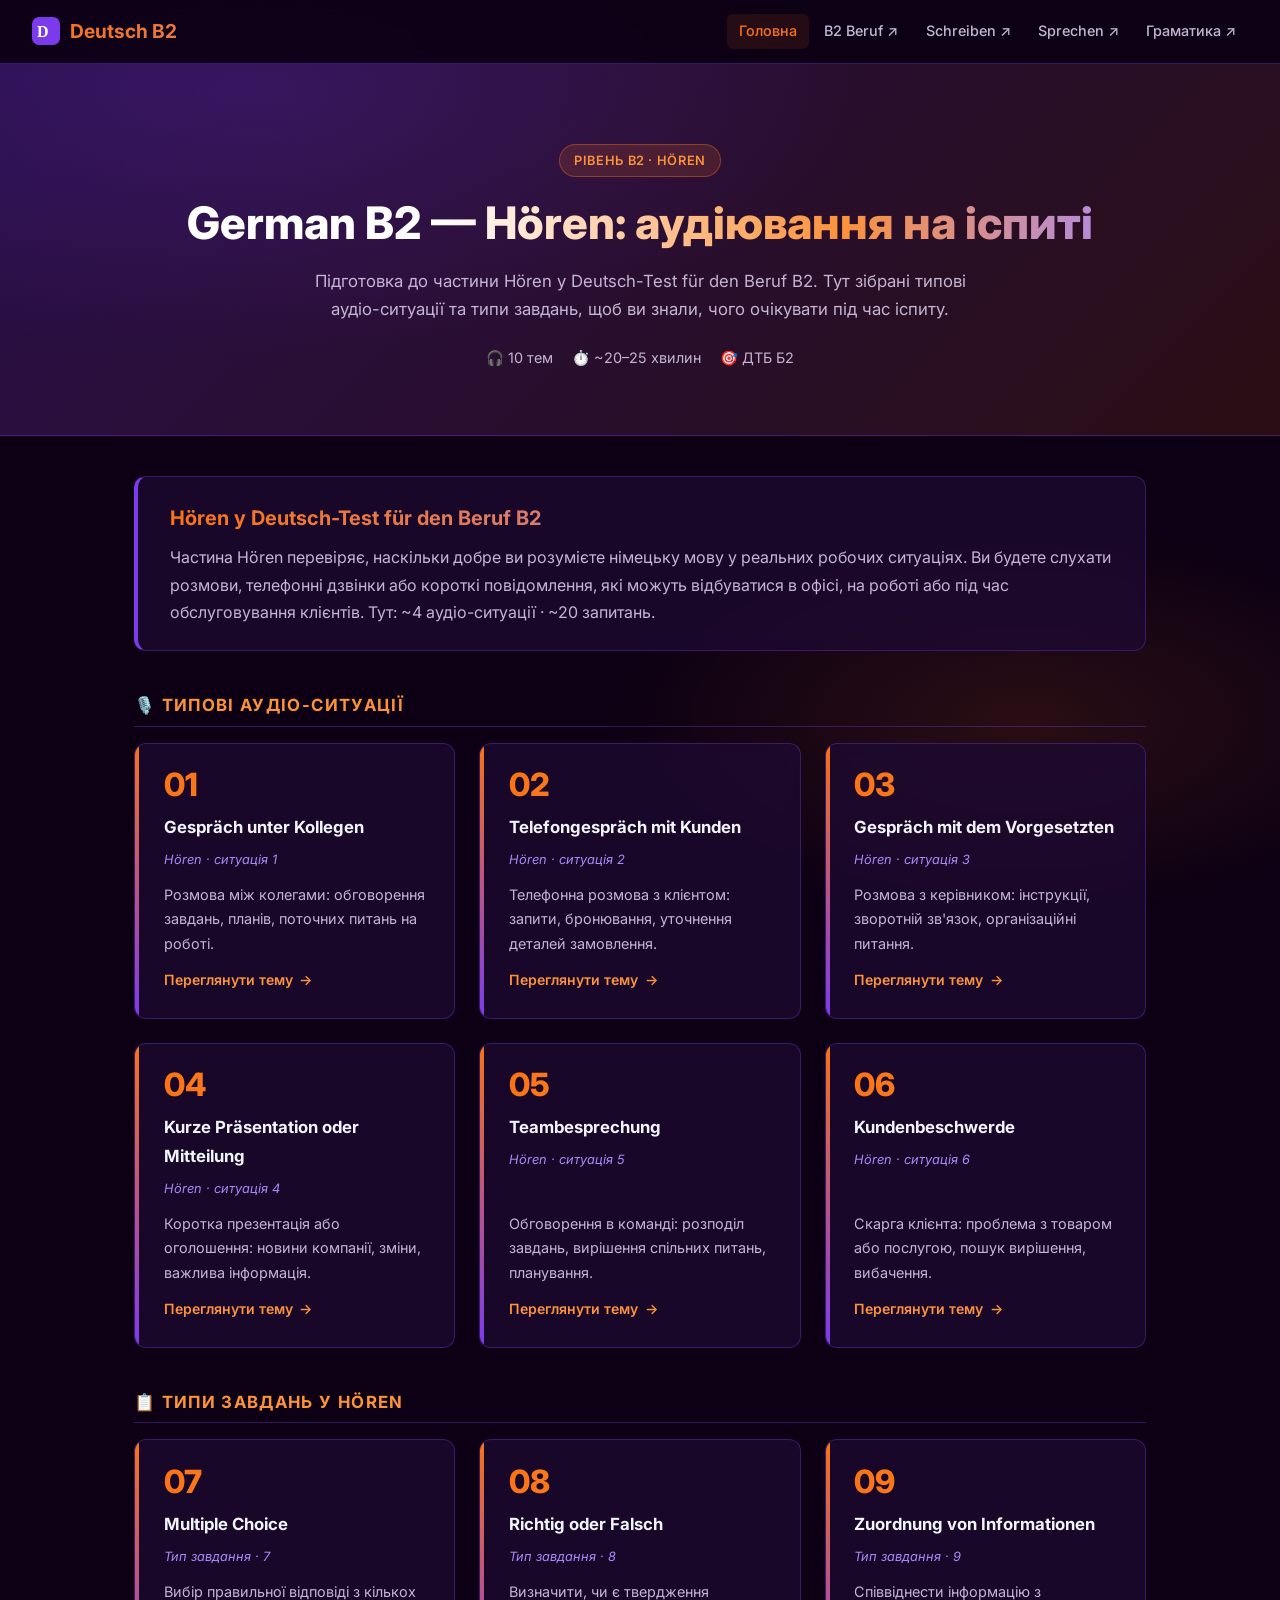
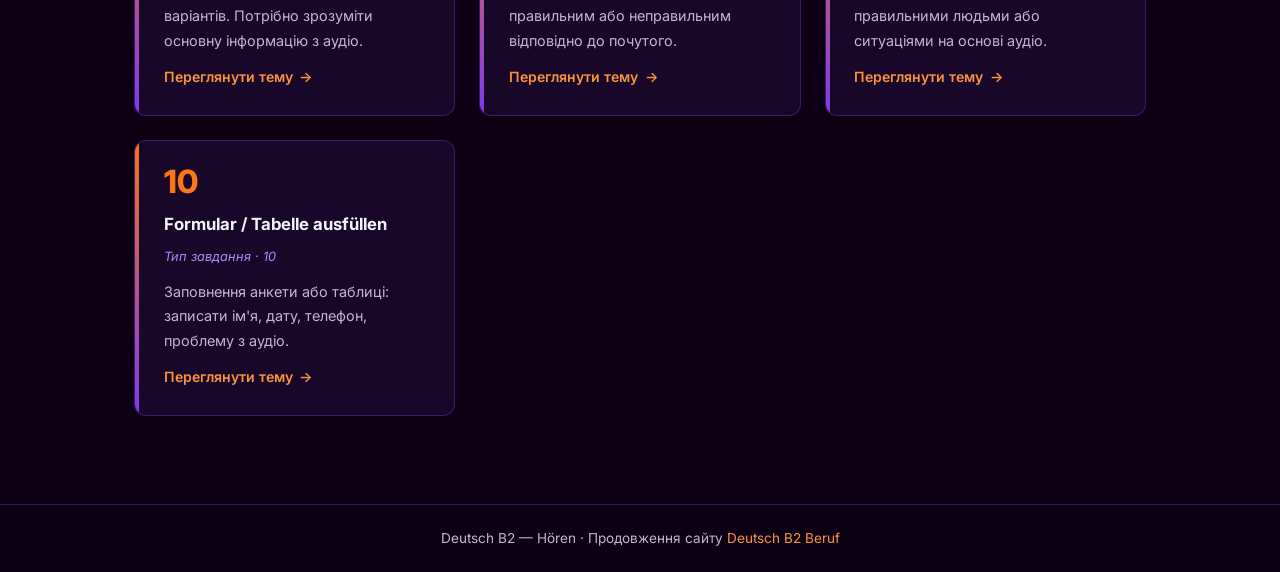
<file: index.html>
<!DOCTYPE html>
<html lang="uk">
<head>
  <meta charset="UTF-8" />
  <meta name="viewport" content="width=device-width, initial-scale=1.0" />
  <title>Deutsch B2 — Hören (ДТБ Б2)</title>
  <link rel="preconnect" href="https://fonts.googleapis.com">
  <link rel="preconnect" href="https://fonts.gstatic.com" crossorigin>
  <link href="https://fonts.googleapis.com/css2?family=Inter:wght@400;500;600;700;800&display=swap" rel="stylesheet">
  <link rel="stylesheet" href="style.css" />
</head>
<body>

  <header class="site-header">
    <a class="logo" href="index.html">
      <svg width="28" height="28" viewBox="0 0 28 28" fill="none"><rect width="28" height="28" rx="7" fill="#7c3aed"/><text x="5" y="20" font-family="serif" font-size="16" font-weight="700" fill="white">D</text></svg>
      Deutsch B2
    </a>
    <nav>
      <a href="index.html" class="active">Головна</a>
      <a href="https://developer3421.github.io/german-b2-step-further-4/" target="_blank" rel="noopener">B2 Beruf ↗</a>
      <a href="https://developer3421.github.io/german-b2-step-further-3/" target="_blank" rel="noopener">Schreiben ↗</a>
      <a href="https://developer3421.github.io/german-b2-step-further-2/" target="_blank" rel="noopener">Sprechen ↗</a>
      <a href="https://developer3421.github.io/german-b2-step-further-1/" target="_blank" rel="noopener">Граматика ↗</a>
    </nav>
  </header>

  <section class="hero">
    <div class="hero-inner">
      <span class="badge">Рівень B2 · Hören</span>
      <h1>German B2 — Hören: аудіювання на іспиті</h1>
      <p>Підготовка до частини Hören у Deutsch-Test für den Beruf B2. Тут зібрані типові аудіо-ситуації та типи завдань, щоб ви знали, чого очікувати під час іспиту.</p>
      <div class="hero-meta">
        <span>🎧 10 тем</span>
        <span>⏱️ ~20–25 хвилин</span>
        <span>🎯 ДТБ Б2</span>
      </div>
    </div>
  </section>

  <main>
    <div class="section-intro">
      <h2>Hören у Deutsch-Test für den Beruf B2</h2>
      <p>
        Частина Hören перевіряє, наскільки добре ви розумієте німецьку мову у реальних робочих ситуаціях.
        Ви будете слухати розмови, телефонні дзвінки або короткі повідомлення, які можуть відбуватися
        в офісі, на роботі або під час обслуговування клієнтів. Тут: ~4 аудіо-ситуації · ~20 запитань.
      </p>
    </div>

    <p class="section-heading">🎙️ Типові аудіо-ситуації</p>

    <div class="topics-grid">

      <div class="topic-card">
        <div class="number">01</div>
        <h3>Gespräch unter Kollegen</h3>
        <p class="topic-subtitle">Hören · ситуація 1</p>
        <p>Розмова між колегами: обговорення завдань, планів, поточних питань на роботі.</p>
        <a href="thema1.html" class="card-link">Переглянути тему</a>
      </div>

      <div class="topic-card">
        <div class="number">02</div>
        <h3>Telefongespräch mit Kunden</h3>
        <p class="topic-subtitle">Hören · ситуація 2</p>
        <p>Телефонна розмова з клієнтом: запити, бронювання, уточнення деталей замовлення.</p>
        <a href="thema2.html" class="card-link">Переглянути тему</a>
      </div>

      <div class="topic-card">
        <div class="number">03</div>
        <h3>Gespräch mit dem Vorgesetzten</h3>
        <p class="topic-subtitle">Hören · ситуація 3</p>
        <p>Розмова з керівником: інструкції, зворотній зв'язок, організаційні питання.</p>
        <a href="thema3.html" class="card-link">Переглянути тему</a>
      </div>

      <div class="topic-card">
        <div class="number">04</div>
        <h3>Kurze Präsentation oder Mitteilung</h3>
        <p class="topic-subtitle">Hören · ситуація 4</p>
        <p>Коротка презентація або оголошення: новини компанії, зміни, важлива інформація.</p>
        <a href="thema4.html" class="card-link">Переглянути тему</a>
      </div>

      <div class="topic-card">
        <div class="number">05</div>
        <h3>Teambesprechung</h3>
        <p class="topic-subtitle">Hören · ситуація 5</p>
        <p>Обговорення в команді: розподіл завдань, вирішення спільних питань, планування.</p>
        <a href="thema5.html" class="card-link">Переглянути тему</a>
      </div>

      <div class="topic-card">
        <div class="number">06</div>
        <h3>Kundenbeschwerde</h3>
        <p class="topic-subtitle">Hören · ситуація 6</p>
        <p>Скарга клієнта: проблема з товаром або послугою, пошук вирішення, вибачення.</p>
        <a href="thema6.html" class="card-link">Переглянути тему</a>
      </div>

    </div>

    <p class="section-heading">📋 Типи завдань у Hören</p>

    <div class="topics-grid">

      <div class="topic-card">
        <div class="number">07</div>
        <h3>Multiple Choice</h3>
        <p class="topic-subtitle">Тип завдання · 7</p>
        <p>Вибір правильної відповіді з кількох варіантів. Потрібно зрозуміти основну інформацію з аудіо.</p>
        <a href="thema7.html" class="card-link">Переглянути тему</a>
      </div>

      <div class="topic-card">
        <div class="number">08</div>
        <h3>Richtig oder Falsch</h3>
        <p class="topic-subtitle">Тип завдання · 8</p>
        <p>Визначити, чи є твердження правильним або неправильним відповідно до почутого.</p>
        <a href="thema8.html" class="card-link">Переглянути тему</a>
      </div>

      <div class="topic-card">
        <div class="number">09</div>
        <h3>Zuordnung von Informationen</h3>
        <p class="topic-subtitle">Тип завдання · 9</p>
        <p>Співвіднести інформацію з правильними людьми або ситуаціями на основі аудіо.</p>
        <a href="thema9.html" class="card-link">Переглянути тему</a>
      </div>

      <div class="topic-card">
        <div class="number">10</div>
        <h3>Formular / Tabelle ausfüllen</h3>
        <p class="topic-subtitle">Тип завдання · 10</p>
        <p>Заповнення анкети або таблиці: записати ім'я, дату, телефон, проблему з аудіо.</p>
        <a href="thema10.html" class="card-link">Переглянути тему</a>
      </div>

    </div>
  </main>

  <footer class="site-footer">
    <p>Deutsch B2 — Hören · Продовження сайту <a href="https://developer3421.github.io/german-b2-step-further-4/" target="_blank" rel="noopener">Deutsch B2 Beruf</a></p>
  </footer>

</body>
</html>
</file>
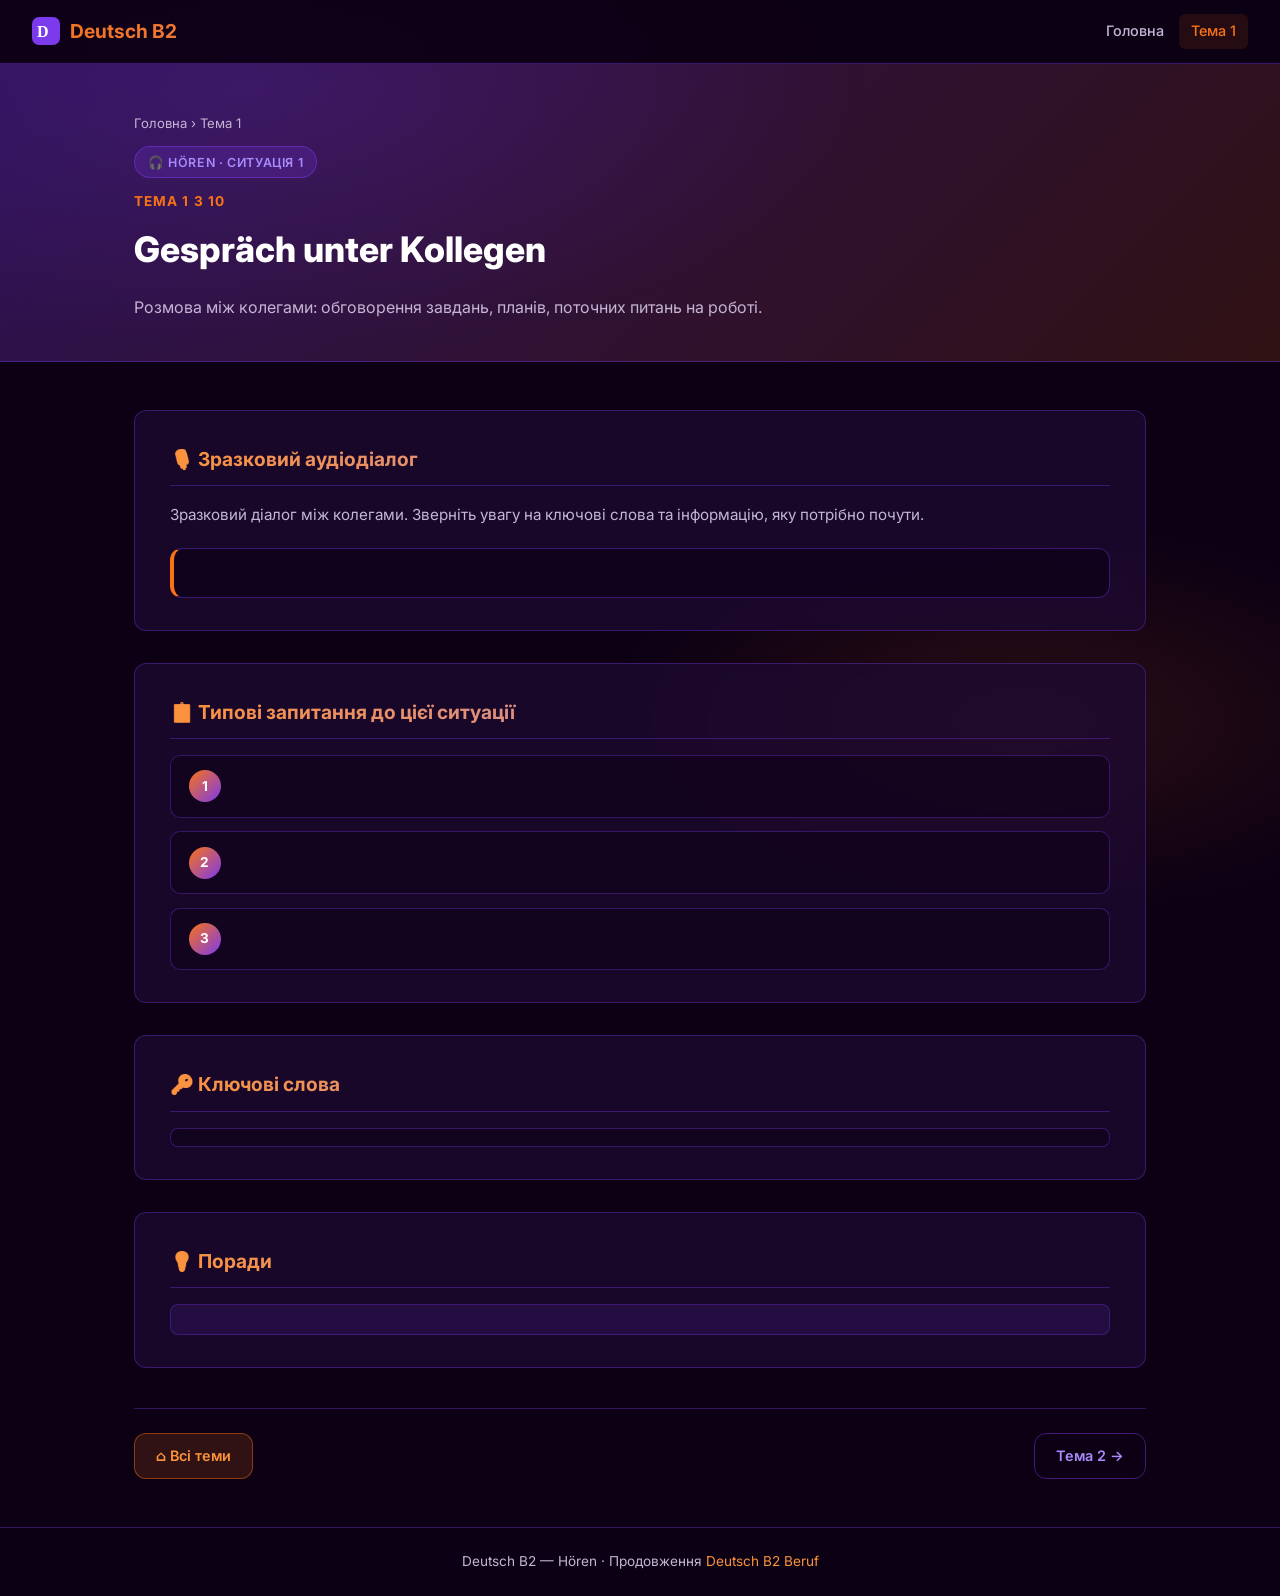
<file: thema1.html>
<!DOCTYPE html>
<html lang="uk">
<head>
  <meta charset="UTF-8" />
  <meta name="viewport" content="width=device-width, initial-scale=1.0" />
  <title>Тема 1 – Gespräch unter Kollegen | Deutsch B2 Hören</title>
  <link rel="preconnect" href="https://fonts.googleapis.com">
  <link rel="preconnect" href="https://fonts.gstatic.com" crossorigin>
  <link href="https://fonts.googleapis.com/css2?family=Inter:wght@400;500;600;700;800&display=swap" rel="stylesheet">
  <link rel="stylesheet" href="style.css" />
</head>
<body>

  <header class="site-header">
    <a class="logo" href="index.html">
      <svg width="28" height="28" viewBox="0 0 28 28" fill="none"><rect width="28" height="28" rx="7" fill="#7c3aed"/><text x="5" y="20" font-family="serif" font-size="16" font-weight="700" fill="white">D</text></svg>
      Deutsch B2
    </a>
    <nav>
      <a href="index.html">Головна</a>
      <a href="thema1.html" class="active">Тема 1</a>
    </nav>
  </header>

  <section class="topic-hero">
    <div class="hero-inner">
      <p class="breadcrumb"><a href="index.html">Головна</a> › Тема 1</p>
      <span class="topic-type-badge">🎧 Hören · ситуація 1</span>
      <p class="topic-number">Тема 1 з 10</p>
      <h1>Gespräch unter Kollegen</h1>
      <p class="topic-desc">Розмова між колегами: обговорення завдань, планів, поточних питань на роботі.</p>
    </div>
  </section>

  <main>
    <div class="topic-content">

      <div class="content-card">
        <h2>🎙️ Зразковий аудіодіалог</h2>
        <p class="card-intro">Зразковий діалог між колегами. Зверніть увагу на ключові слова та інформацію, яку потрібно почути.</p>
        <div class="example-block">
          <p><!-- Контент буде додано --></p>
        </div>
      </div>

      <div class="content-card">
        <h2>📋 Типові запитання до цієї ситуації</h2>
        <div class="structure-steps">
          <div class="structure-step">
            <div class="step-num">1</div>
            <div class="step-body">
              <strong><!-- Запитання 1 --></strong>
              <p><!-- Варіанти відповідей будуть додані --></p>
            </div>
          </div>
          <div class="structure-step">
            <div class="step-num">2</div>
            <div class="step-body">
              <strong><!-- Запитання 2 --></strong>
              <p><!-- Варіанти відповідей будуть додані --></p>
            </div>
          </div>
          <div class="structure-step">
            <div class="step-num">3</div>
            <div class="step-body">
              <strong><!-- Запитання 3 --></strong>
              <p><!-- Варіанти відповідей будуть додані --></p>
            </div>
          </div>
        </div>
      </div>

      <div class="content-card">
        <h2>🔑 Ключові слова</h2>
        <ul class="vocab-list">
          <li><!-- Слова та вирази будуть додані --></li>
        </ul>
      </div>

      <div class="content-card">
        <h2>💡 Поради</h2>
        <div class="tip-box">
          <p><!-- Поради будуть додані --></p>
        </div>
      </div>

    </div>

    <nav class="topic-nav">
      <a href="index.html" class="back-home">⌂ Всі теми</a>
      <a href="thema2.html">Тема 2 →</a>
    </nav>
  </main>

  <footer class="site-footer">
    <p>Deutsch B2 — Hören · Продовження <a href="https://developer3421.github.io/german-b2-step-further-4/" target="_blank" rel="noopener">Deutsch B2 Beruf</a></p>
  </footer>

</body>
</html>
</file>
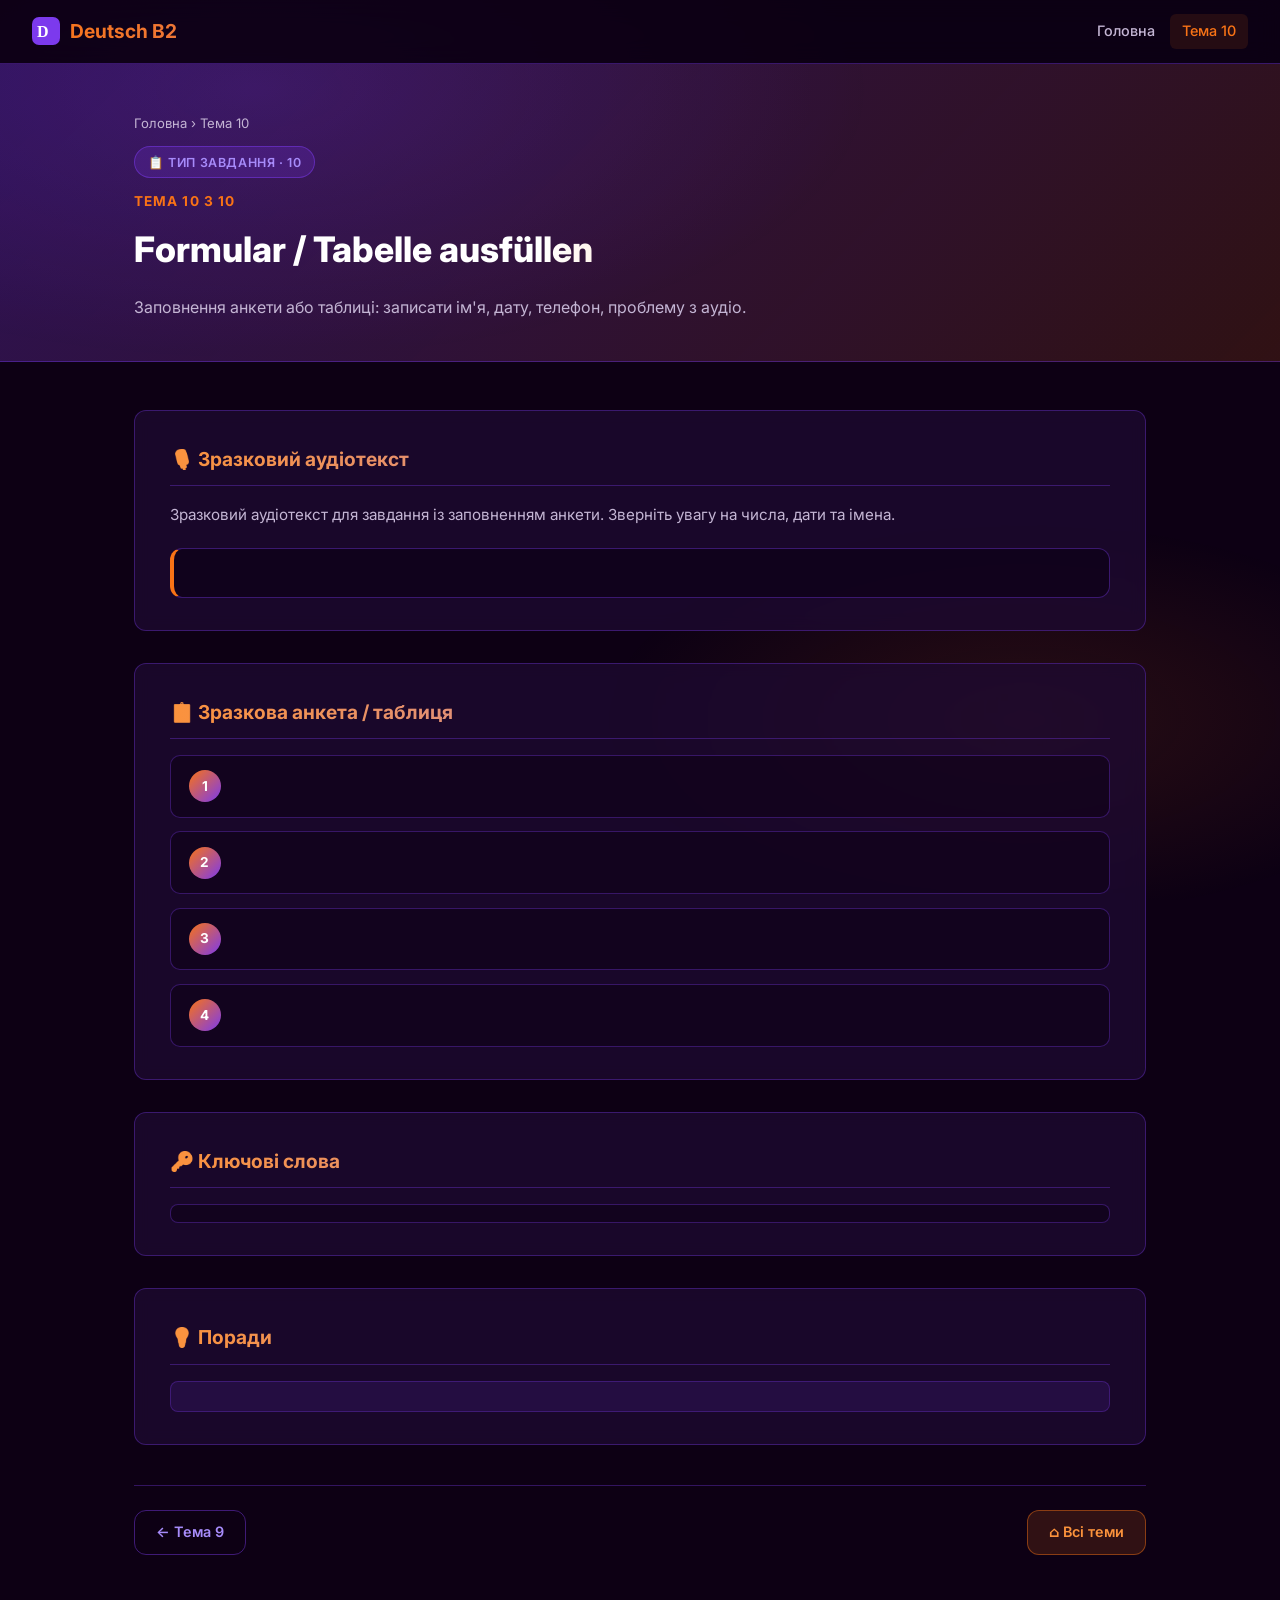
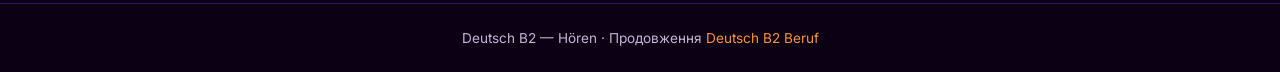
<file: thema10.html>
<!DOCTYPE html>
<html lang="uk">
<head>
  <meta charset="UTF-8" />
  <meta name="viewport" content="width=device-width, initial-scale=1.0" />
  <title>Тема 10 – Formular / Tabelle ausfüllen | Deutsch B2 Hören</title>
  <link rel="preconnect" href="https://fonts.googleapis.com">
  <link rel="preconnect" href="https://fonts.gstatic.com" crossorigin>
  <link href="https://fonts.googleapis.com/css2?family=Inter:wght@400;500;600;700;800&display=swap" rel="stylesheet">
  <link rel="stylesheet" href="style.css" />
</head>
<body>

  <header class="site-header">
    <a class="logo" href="index.html">
      <svg width="28" height="28" viewBox="0 0 28 28" fill="none"><rect width="28" height="28" rx="7" fill="#7c3aed"/><text x="5" y="20" font-family="serif" font-size="16" font-weight="700" fill="white">D</text></svg>
      Deutsch B2
    </a>
    <nav>
      <a href="index.html">Головна</a>
      <a href="thema10.html" class="active">Тема 10</a>
    </nav>
  </header>

  <section class="topic-hero">
    <div class="hero-inner">
      <p class="breadcrumb"><a href="index.html">Головна</a> › Тема 10</p>
      <span class="topic-type-badge">📋 Тип завдання · 10</span>
      <p class="topic-number">Тема 10 з 10</p>
      <h1>Formular / Tabelle ausfüllen</h1>
      <p class="topic-desc">Заповнення анкети або таблиці: записати ім'я, дату, телефон, проблему з аудіо.</p>
    </div>
  </section>

  <main>
    <div class="topic-content">

      <div class="content-card">
        <h2>🎙️ Зразковий аудіотекст</h2>
        <p class="card-intro">Зразковий аудіотекст для завдання із заповненням анкети. Зверніть увагу на числа, дати та імена.</p>
        <div class="example-block">
          <p><!-- Контент буде додано --></p>
        </div>
      </div>

      <div class="content-card">
        <h2>📋 Зразкова анкета / таблиця</h2>
        <div class="structure-steps">
          <div class="structure-step">
            <div class="step-num">1</div>
            <div class="step-body">
              <strong><!-- Поле 1 (напр. Ім'я) --></strong>
              <p><!-- Відповідь буде додана --></p>
            </div>
          </div>
          <div class="structure-step">
            <div class="step-num">2</div>
            <div class="step-body">
              <strong><!-- Поле 2 (напр. Дата) --></strong>
              <p><!-- Відповідь буде додана --></p>
            </div>
          </div>
          <div class="structure-step">
            <div class="step-num">3</div>
            <div class="step-body">
              <strong><!-- Поле 3 (напр. Телефон) --></strong>
              <p><!-- Відповідь буде додана --></p>
            </div>
          </div>
          <div class="structure-step">
            <div class="step-num">4</div>
            <div class="step-body">
              <strong><!-- Поле 4 (напр. Проблема) --></strong>
              <p><!-- Відповідь буде додана --></p>
            </div>
          </div>
        </div>
      </div>

      <div class="content-card">
        <h2>🔑 Ключові слова</h2>
        <ul class="vocab-list">
          <li><!-- Слова та вирази будуть додані --></li>
        </ul>
      </div>

      <div class="content-card">
        <h2>💡 Поради</h2>
        <div class="tip-box">
          <p><!-- Поради будуть додані --></p>
        </div>
      </div>

    </div>

    <nav class="topic-nav">
      <a href="thema9.html">← Тема 9</a>
      <a href="index.html" class="back-home">⌂ Всі теми</a>
    </nav>
  </main>

  <footer class="site-footer">
    <p>Deutsch B2 — Hören · Продовження <a href="https://developer3421.github.io/german-b2-step-further-4/" target="_blank" rel="noopener">Deutsch B2 Beruf</a></p>
  </footer>

</body>
</html>
</file>
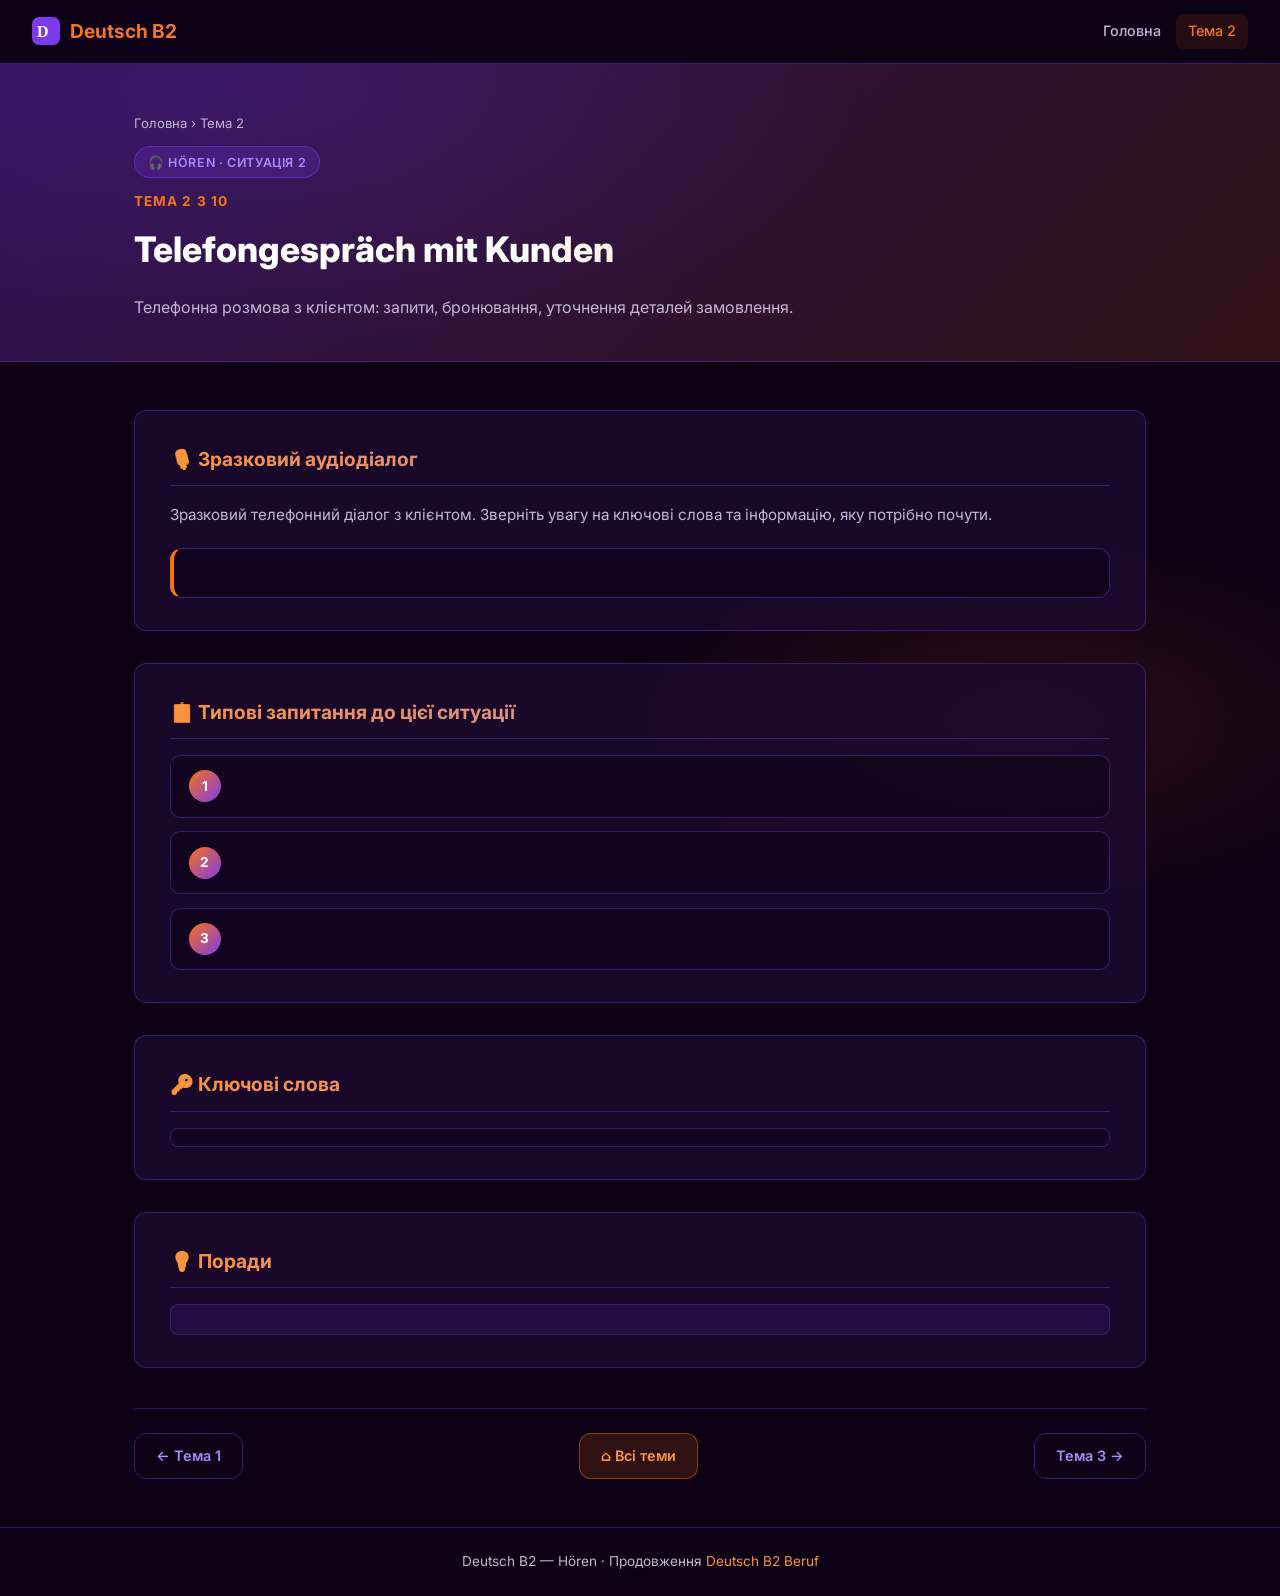
<file: thema2.html>
<!DOCTYPE html>
<html lang="uk">
<head>
  <meta charset="UTF-8" />
  <meta name="viewport" content="width=device-width, initial-scale=1.0" />
  <title>Тема 2 – Telefongespräch mit Kunden | Deutsch B2 Hören</title>
  <link rel="preconnect" href="https://fonts.googleapis.com">
  <link rel="preconnect" href="https://fonts.gstatic.com" crossorigin>
  <link href="https://fonts.googleapis.com/css2?family=Inter:wght@400;500;600;700;800&display=swap" rel="stylesheet">
  <link rel="stylesheet" href="style.css" />
</head>
<body>

  <header class="site-header">
    <a class="logo" href="index.html">
      <svg width="28" height="28" viewBox="0 0 28 28" fill="none"><rect width="28" height="28" rx="7" fill="#7c3aed"/><text x="5" y="20" font-family="serif" font-size="16" font-weight="700" fill="white">D</text></svg>
      Deutsch B2
    </a>
    <nav>
      <a href="index.html">Головна</a>
      <a href="thema2.html" class="active">Тема 2</a>
    </nav>
  </header>

  <section class="topic-hero">
    <div class="hero-inner">
      <p class="breadcrumb"><a href="index.html">Головна</a> › Тема 2</p>
      <span class="topic-type-badge">🎧 Hören · ситуація 2</span>
      <p class="topic-number">Тема 2 з 10</p>
      <h1>Telefongespräch mit Kunden</h1>
      <p class="topic-desc">Телефонна розмова з клієнтом: запити, бронювання, уточнення деталей замовлення.</p>
    </div>
  </section>

  <main>
    <div class="topic-content">

      <div class="content-card">
        <h2>🎙️ Зразковий аудіодіалог</h2>
        <p class="card-intro">Зразковий телефонний діалог з клієнтом. Зверніть увагу на ключові слова та інформацію, яку потрібно почути.</p>
        <div class="example-block">
          <p><!-- Контент буде додано --></p>
        </div>
      </div>

      <div class="content-card">
        <h2>📋 Типові запитання до цієї ситуації</h2>
        <div class="structure-steps">
          <div class="structure-step">
            <div class="step-num">1</div>
            <div class="step-body">
              <strong><!-- Запитання 1 --></strong>
              <p><!-- Варіанти відповідей будуть додані --></p>
            </div>
          </div>
          <div class="structure-step">
            <div class="step-num">2</div>
            <div class="step-body">
              <strong><!-- Запитання 2 --></strong>
              <p><!-- Варіанти відповідей будуть додані --></p>
            </div>
          </div>
          <div class="structure-step">
            <div class="step-num">3</div>
            <div class="step-body">
              <strong><!-- Запитання 3 --></strong>
              <p><!-- Варіанти відповідей будуть додані --></p>
            </div>
          </div>
        </div>
      </div>

      <div class="content-card">
        <h2>🔑 Ключові слова</h2>
        <ul class="vocab-list">
          <li><!-- Слова та вирази будуть додані --></li>
        </ul>
      </div>

      <div class="content-card">
        <h2>💡 Поради</h2>
        <div class="tip-box">
          <p><!-- Поради будуть додані --></p>
        </div>
      </div>

    </div>

    <nav class="topic-nav">
      <a href="thema1.html">← Тема 1</a>
      <a href="index.html" class="back-home">⌂ Всі теми</a>
      <a href="thema3.html">Тема 3 →</a>
    </nav>
  </main>

  <footer class="site-footer">
    <p>Deutsch B2 — Hören · Продовження <a href="https://developer3421.github.io/german-b2-step-further-4/" target="_blank" rel="noopener">Deutsch B2 Beruf</a></p>
  </footer>

</body>
</html>
</file>
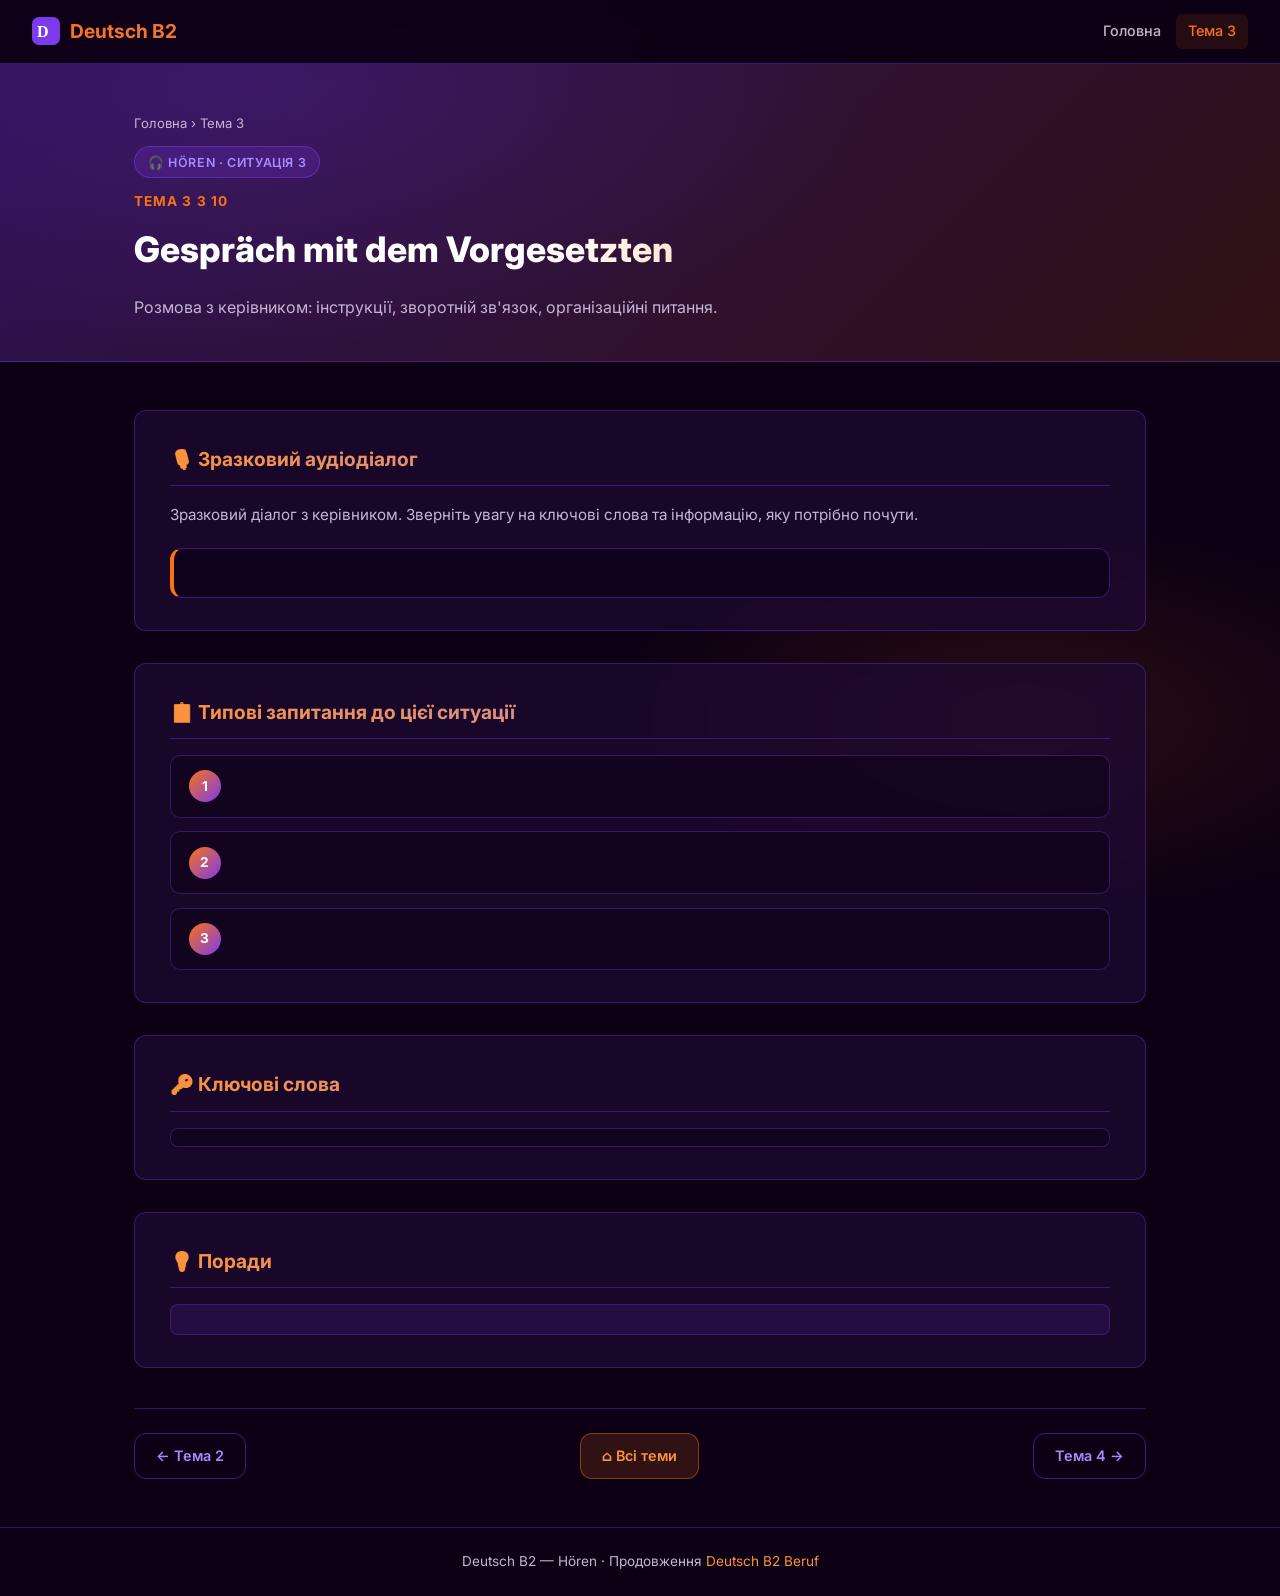
<file: thema3.html>
<!DOCTYPE html>
<html lang="uk">
<head>
  <meta charset="UTF-8" />
  <meta name="viewport" content="width=device-width, initial-scale=1.0" />
  <title>Тема 3 – Gespräch mit dem Vorgesetzten | Deutsch B2 Hören</title>
  <link rel="preconnect" href="https://fonts.googleapis.com">
  <link rel="preconnect" href="https://fonts.gstatic.com" crossorigin>
  <link href="https://fonts.googleapis.com/css2?family=Inter:wght@400;500;600;700;800&display=swap" rel="stylesheet">
  <link rel="stylesheet" href="style.css" />
</head>
<body>

  <header class="site-header">
    <a class="logo" href="index.html">
      <svg width="28" height="28" viewBox="0 0 28 28" fill="none"><rect width="28" height="28" rx="7" fill="#7c3aed"/><text x="5" y="20" font-family="serif" font-size="16" font-weight="700" fill="white">D</text></svg>
      Deutsch B2
    </a>
    <nav>
      <a href="index.html">Головна</a>
      <a href="thema3.html" class="active">Тема 3</a>
    </nav>
  </header>

  <section class="topic-hero">
    <div class="hero-inner">
      <p class="breadcrumb"><a href="index.html">Головна</a> › Тема 3</p>
      <span class="topic-type-badge">🎧 Hören · ситуація 3</span>
      <p class="topic-number">Тема 3 з 10</p>
      <h1>Gespräch mit dem Vorgesetzten</h1>
      <p class="topic-desc">Розмова з керівником: інструкції, зворотній зв'язок, організаційні питання.</p>
    </div>
  </section>

  <main>
    <div class="topic-content">

      <div class="content-card">
        <h2>🎙️ Зразковий аудіодіалог</h2>
        <p class="card-intro">Зразковий діалог з керівником. Зверніть увагу на ключові слова та інформацію, яку потрібно почути.</p>
        <div class="example-block">
          <p><!-- Контент буде додано --></p>
        </div>
      </div>

      <div class="content-card">
        <h2>📋 Типові запитання до цієї ситуації</h2>
        <div class="structure-steps">
          <div class="structure-step">
            <div class="step-num">1</div>
            <div class="step-body">
              <strong><!-- Запитання 1 --></strong>
              <p><!-- Варіанти відповідей будуть додані --></p>
            </div>
          </div>
          <div class="structure-step">
            <div class="step-num">2</div>
            <div class="step-body">
              <strong><!-- Запитання 2 --></strong>
              <p><!-- Варіанти відповідей будуть додані --></p>
            </div>
          </div>
          <div class="structure-step">
            <div class="step-num">3</div>
            <div class="step-body">
              <strong><!-- Запитання 3 --></strong>
              <p><!-- Варіанти відповідей будуть додані --></p>
            </div>
          </div>
        </div>
      </div>

      <div class="content-card">
        <h2>🔑 Ключові слова</h2>
        <ul class="vocab-list">
          <li><!-- Слова та вирази будуть додані --></li>
        </ul>
      </div>

      <div class="content-card">
        <h2>💡 Поради</h2>
        <div class="tip-box">
          <p><!-- Поради будуть додані --></p>
        </div>
      </div>

    </div>

    <nav class="topic-nav">
      <a href="thema2.html">← Тема 2</a>
      <a href="index.html" class="back-home">⌂ Всі теми</a>
      <a href="thema4.html">Тема 4 →</a>
    </nav>
  </main>

  <footer class="site-footer">
    <p>Deutsch B2 — Hören · Продовження <a href="https://developer3421.github.io/german-b2-step-further-4/" target="_blank" rel="noopener">Deutsch B2 Beruf</a></p>
  </footer>

</body>
</html>
</file>
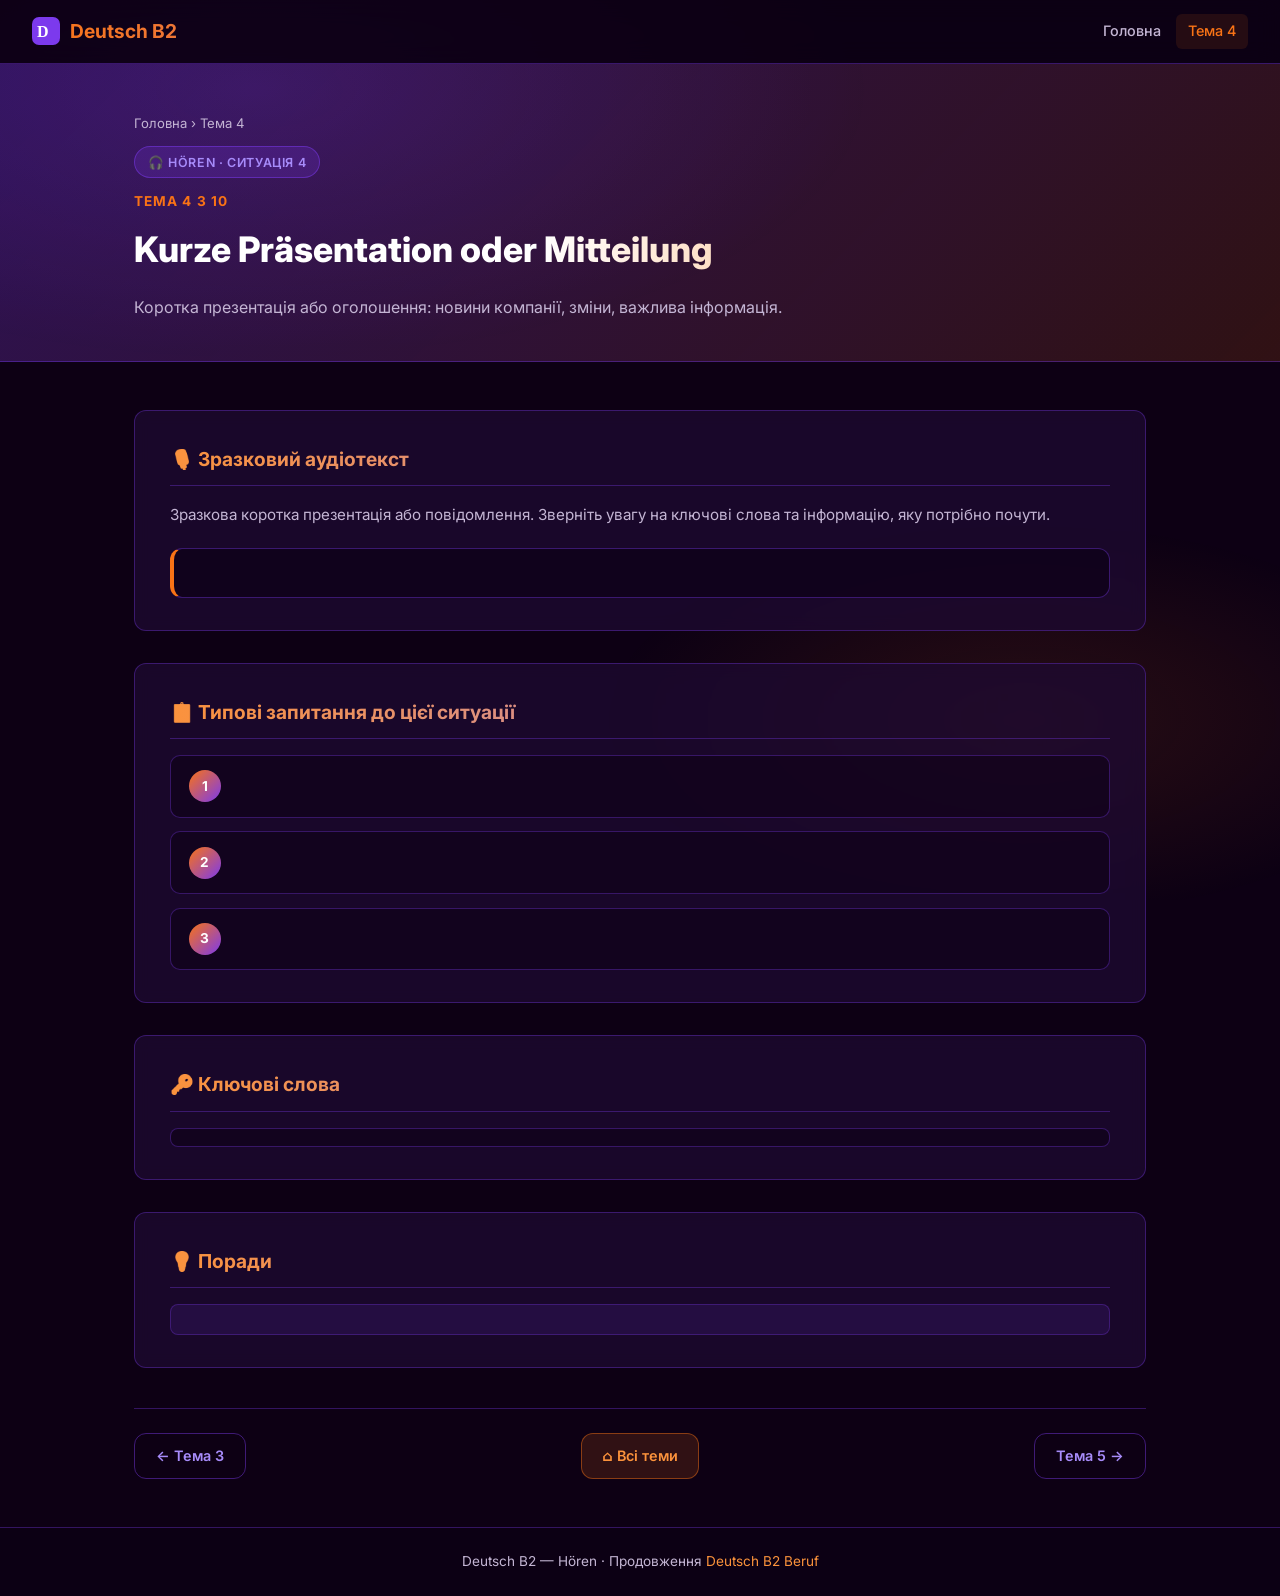
<file: thema4.html>
<!DOCTYPE html>
<html lang="uk">
<head>
  <meta charset="UTF-8" />
  <meta name="viewport" content="width=device-width, initial-scale=1.0" />
  <title>Тема 4 – Kurze Präsentation oder Mitteilung | Deutsch B2 Hören</title>
  <link rel="preconnect" href="https://fonts.googleapis.com">
  <link rel="preconnect" href="https://fonts.gstatic.com" crossorigin>
  <link href="https://fonts.googleapis.com/css2?family=Inter:wght@400;500;600;700;800&display=swap" rel="stylesheet">
  <link rel="stylesheet" href="style.css" />
</head>
<body>

  <header class="site-header">
    <a class="logo" href="index.html">
      <svg width="28" height="28" viewBox="0 0 28 28" fill="none"><rect width="28" height="28" rx="7" fill="#7c3aed"/><text x="5" y="20" font-family="serif" font-size="16" font-weight="700" fill="white">D</text></svg>
      Deutsch B2
    </a>
    <nav>
      <a href="index.html">Головна</a>
      <a href="thema4.html" class="active">Тема 4</a>
    </nav>
  </header>

  <section class="topic-hero">
    <div class="hero-inner">
      <p class="breadcrumb"><a href="index.html">Головна</a> › Тема 4</p>
      <span class="topic-type-badge">🎧 Hören · ситуація 4</span>
      <p class="topic-number">Тема 4 з 10</p>
      <h1>Kurze Präsentation oder Mitteilung</h1>
      <p class="topic-desc">Коротка презентація або оголошення: новини компанії, зміни, важлива інформація.</p>
    </div>
  </section>

  <main>
    <div class="topic-content">

      <div class="content-card">
        <h2>🎙️ Зразковий аудіотекст</h2>
        <p class="card-intro">Зразкова коротка презентація або повідомлення. Зверніть увагу на ключові слова та інформацію, яку потрібно почути.</p>
        <div class="example-block">
          <p><!-- Контент буде додано --></p>
        </div>
      </div>

      <div class="content-card">
        <h2>📋 Типові запитання до цієї ситуації</h2>
        <div class="structure-steps">
          <div class="structure-step">
            <div class="step-num">1</div>
            <div class="step-body">
              <strong><!-- Запитання 1 --></strong>
              <p><!-- Варіанти відповідей будуть додані --></p>
            </div>
          </div>
          <div class="structure-step">
            <div class="step-num">2</div>
            <div class="step-body">
              <strong><!-- Запитання 2 --></strong>
              <p><!-- Варіанти відповідей будуть додані --></p>
            </div>
          </div>
          <div class="structure-step">
            <div class="step-num">3</div>
            <div class="step-body">
              <strong><!-- Запитання 3 --></strong>
              <p><!-- Варіанти відповідей будуть додані --></p>
            </div>
          </div>
        </div>
      </div>

      <div class="content-card">
        <h2>🔑 Ключові слова</h2>
        <ul class="vocab-list">
          <li><!-- Слова та вирази будуть додані --></li>
        </ul>
      </div>

      <div class="content-card">
        <h2>💡 Поради</h2>
        <div class="tip-box">
          <p><!-- Поради будуть додані --></p>
        </div>
      </div>

    </div>

    <nav class="topic-nav">
      <a href="thema3.html">← Тема 3</a>
      <a href="index.html" class="back-home">⌂ Всі теми</a>
      <a href="thema5.html">Тема 5 →</a>
    </nav>
  </main>

  <footer class="site-footer">
    <p>Deutsch B2 — Hören · Продовження <a href="https://developer3421.github.io/german-b2-step-further-4/" target="_blank" rel="noopener">Deutsch B2 Beruf</a></p>
  </footer>

</body>
</html>
</file>
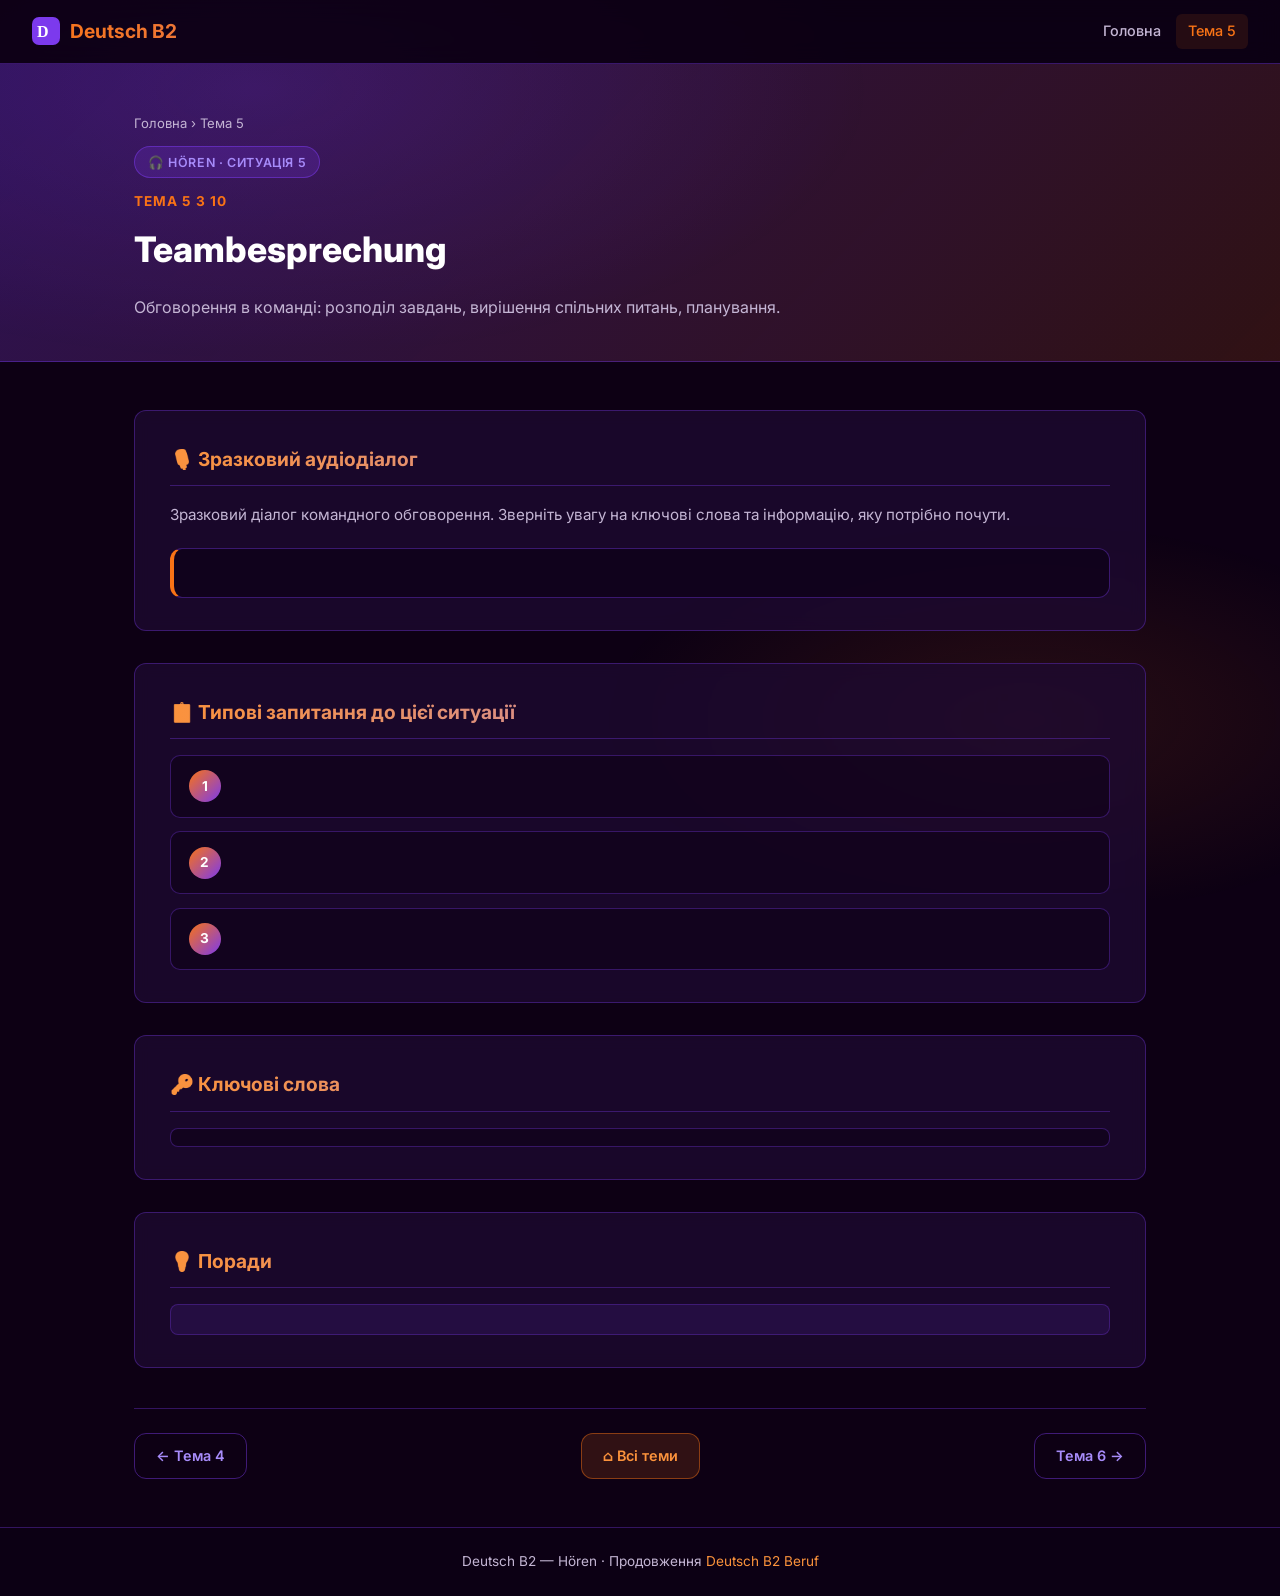
<file: thema5.html>
<!DOCTYPE html>
<html lang="uk">
<head>
  <meta charset="UTF-8" />
  <meta name="viewport" content="width=device-width, initial-scale=1.0" />
  <title>Тема 5 – Teambesprechung | Deutsch B2 Hören</title>
  <link rel="preconnect" href="https://fonts.googleapis.com">
  <link rel="preconnect" href="https://fonts.gstatic.com" crossorigin>
  <link href="https://fonts.googleapis.com/css2?family=Inter:wght@400;500;600;700;800&display=swap" rel="stylesheet">
  <link rel="stylesheet" href="style.css" />
</head>
<body>

  <header class="site-header">
    <a class="logo" href="index.html">
      <svg width="28" height="28" viewBox="0 0 28 28" fill="none"><rect width="28" height="28" rx="7" fill="#7c3aed"/><text x="5" y="20" font-family="serif" font-size="16" font-weight="700" fill="white">D</text></svg>
      Deutsch B2
    </a>
    <nav>
      <a href="index.html">Головна</a>
      <a href="thema5.html" class="active">Тема 5</a>
    </nav>
  </header>

  <section class="topic-hero">
    <div class="hero-inner">
      <p class="breadcrumb"><a href="index.html">Головна</a> › Тема 5</p>
      <span class="topic-type-badge">🎧 Hören · ситуація 5</span>
      <p class="topic-number">Тема 5 з 10</p>
      <h1>Teambesprechung</h1>
      <p class="topic-desc">Обговорення в команді: розподіл завдань, вирішення спільних питань, планування.</p>
    </div>
  </section>

  <main>
    <div class="topic-content">

      <div class="content-card">
        <h2>🎙️ Зразковий аудіодіалог</h2>
        <p class="card-intro">Зразковий діалог командного обговорення. Зверніть увагу на ключові слова та інформацію, яку потрібно почути.</p>
        <div class="example-block">
          <p><!-- Контент буде додано --></p>
        </div>
      </div>

      <div class="content-card">
        <h2>📋 Типові запитання до цієї ситуації</h2>
        <div class="structure-steps">
          <div class="structure-step">
            <div class="step-num">1</div>
            <div class="step-body">
              <strong><!-- Запитання 1 --></strong>
              <p><!-- Варіанти відповідей будуть додані --></p>
            </div>
          </div>
          <div class="structure-step">
            <div class="step-num">2</div>
            <div class="step-body">
              <strong><!-- Запитання 2 --></strong>
              <p><!-- Варіанти відповідей будуть додані --></p>
            </div>
          </div>
          <div class="structure-step">
            <div class="step-num">3</div>
            <div class="step-body">
              <strong><!-- Запитання 3 --></strong>
              <p><!-- Варіанти відповідей будуть додані --></p>
            </div>
          </div>
        </div>
      </div>

      <div class="content-card">
        <h2>🔑 Ключові слова</h2>
        <ul class="vocab-list">
          <li><!-- Слова та вирази будуть додані --></li>
        </ul>
      </div>

      <div class="content-card">
        <h2>💡 Поради</h2>
        <div class="tip-box">
          <p><!-- Поради будуть додані --></p>
        </div>
      </div>

    </div>

    <nav class="topic-nav">
      <a href="thema4.html">← Тема 4</a>
      <a href="index.html" class="back-home">⌂ Всі теми</a>
      <a href="thema6.html">Тема 6 →</a>
    </nav>
  </main>

  <footer class="site-footer">
    <p>Deutsch B2 — Hören · Продовження <a href="https://developer3421.github.io/german-b2-step-further-4/" target="_blank" rel="noopener">Deutsch B2 Beruf</a></p>
  </footer>

</body>
</html>
</file>
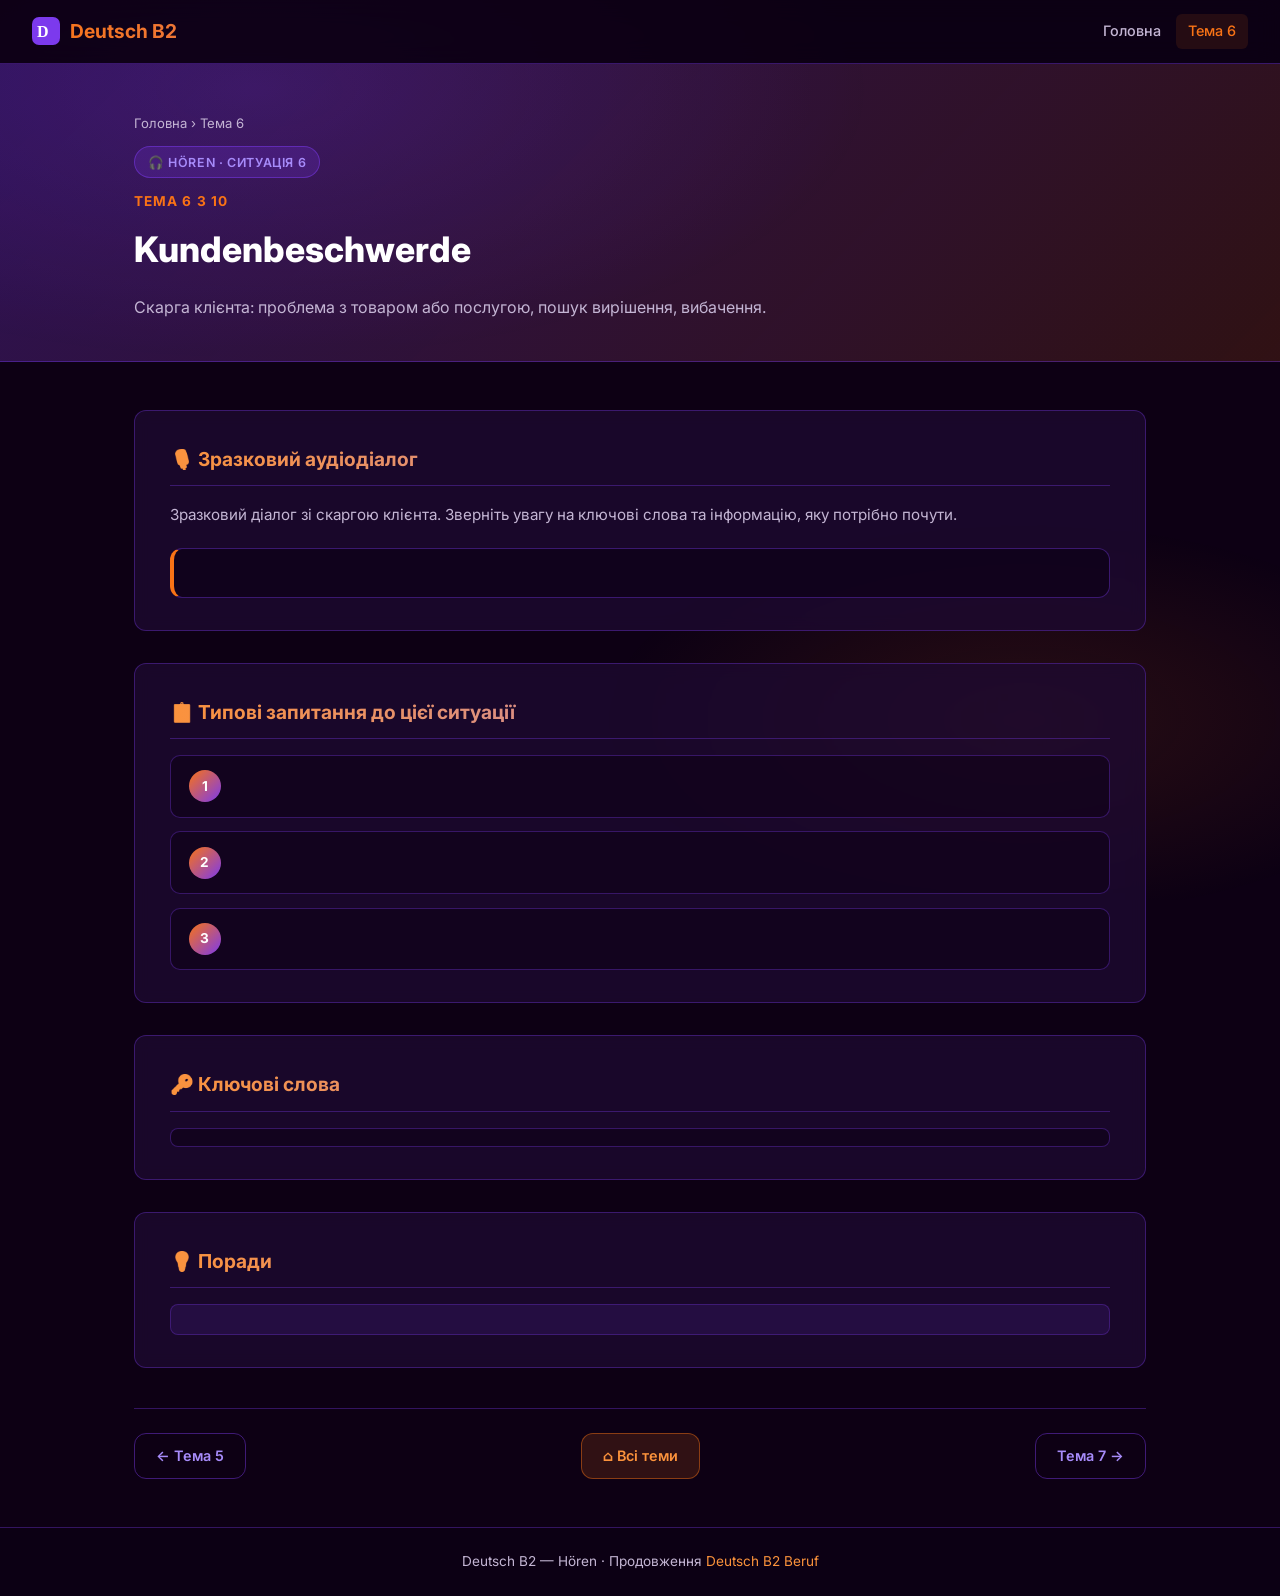
<file: thema6.html>
<!DOCTYPE html>
<html lang="uk">
<head>
  <meta charset="UTF-8" />
  <meta name="viewport" content="width=device-width, initial-scale=1.0" />
  <title>Тема 6 – Kundenbeschwerde | Deutsch B2 Hören</title>
  <link rel="preconnect" href="https://fonts.googleapis.com">
  <link rel="preconnect" href="https://fonts.gstatic.com" crossorigin>
  <link href="https://fonts.googleapis.com/css2?family=Inter:wght@400;500;600;700;800&display=swap" rel="stylesheet">
  <link rel="stylesheet" href="style.css" />
</head>
<body>

  <header class="site-header">
    <a class="logo" href="index.html">
      <svg width="28" height="28" viewBox="0 0 28 28" fill="none"><rect width="28" height="28" rx="7" fill="#7c3aed"/><text x="5" y="20" font-family="serif" font-size="16" font-weight="700" fill="white">D</text></svg>
      Deutsch B2
    </a>
    <nav>
      <a href="index.html">Головна</a>
      <a href="thema6.html" class="active">Тема 6</a>
    </nav>
  </header>

  <section class="topic-hero">
    <div class="hero-inner">
      <p class="breadcrumb"><a href="index.html">Головна</a> › Тема 6</p>
      <span class="topic-type-badge">🎧 Hören · ситуація 6</span>
      <p class="topic-number">Тема 6 з 10</p>
      <h1>Kundenbeschwerde</h1>
      <p class="topic-desc">Скарга клієнта: проблема з товаром або послугою, пошук вирішення, вибачення.</p>
    </div>
  </section>

  <main>
    <div class="topic-content">

      <div class="content-card">
        <h2>🎙️ Зразковий аудіодіалог</h2>
        <p class="card-intro">Зразковий діалог зі скаргою клієнта. Зверніть увагу на ключові слова та інформацію, яку потрібно почути.</p>
        <div class="example-block">
          <p><!-- Контент буде додано --></p>
        </div>
      </div>

      <div class="content-card">
        <h2>📋 Типові запитання до цієї ситуації</h2>
        <div class="structure-steps">
          <div class="structure-step">
            <div class="step-num">1</div>
            <div class="step-body">
              <strong><!-- Запитання 1 --></strong>
              <p><!-- Варіанти відповідей будуть додані --></p>
            </div>
          </div>
          <div class="structure-step">
            <div class="step-num">2</div>
            <div class="step-body">
              <strong><!-- Запитання 2 --></strong>
              <p><!-- Варіанти відповідей будуть додані --></p>
            </div>
          </div>
          <div class="structure-step">
            <div class="step-num">3</div>
            <div class="step-body">
              <strong><!-- Запитання 3 --></strong>
              <p><!-- Варіанти відповідей будуть додані --></p>
            </div>
          </div>
        </div>
      </div>

      <div class="content-card">
        <h2>🔑 Ключові слова</h2>
        <ul class="vocab-list">
          <li><!-- Слова та вирази будуть додані --></li>
        </ul>
      </div>

      <div class="content-card">
        <h2>💡 Поради</h2>
        <div class="tip-box">
          <p><!-- Поради будуть додані --></p>
        </div>
      </div>

    </div>

    <nav class="topic-nav">
      <a href="thema5.html">← Тема 5</a>
      <a href="index.html" class="back-home">⌂ Всі теми</a>
      <a href="thema7.html">Тема 7 →</a>
    </nav>
  </main>

  <footer class="site-footer">
    <p>Deutsch B2 — Hören · Продовження <a href="https://developer3421.github.io/german-b2-step-further-4/" target="_blank" rel="noopener">Deutsch B2 Beruf</a></p>
  </footer>

</body>
</html>
</file>
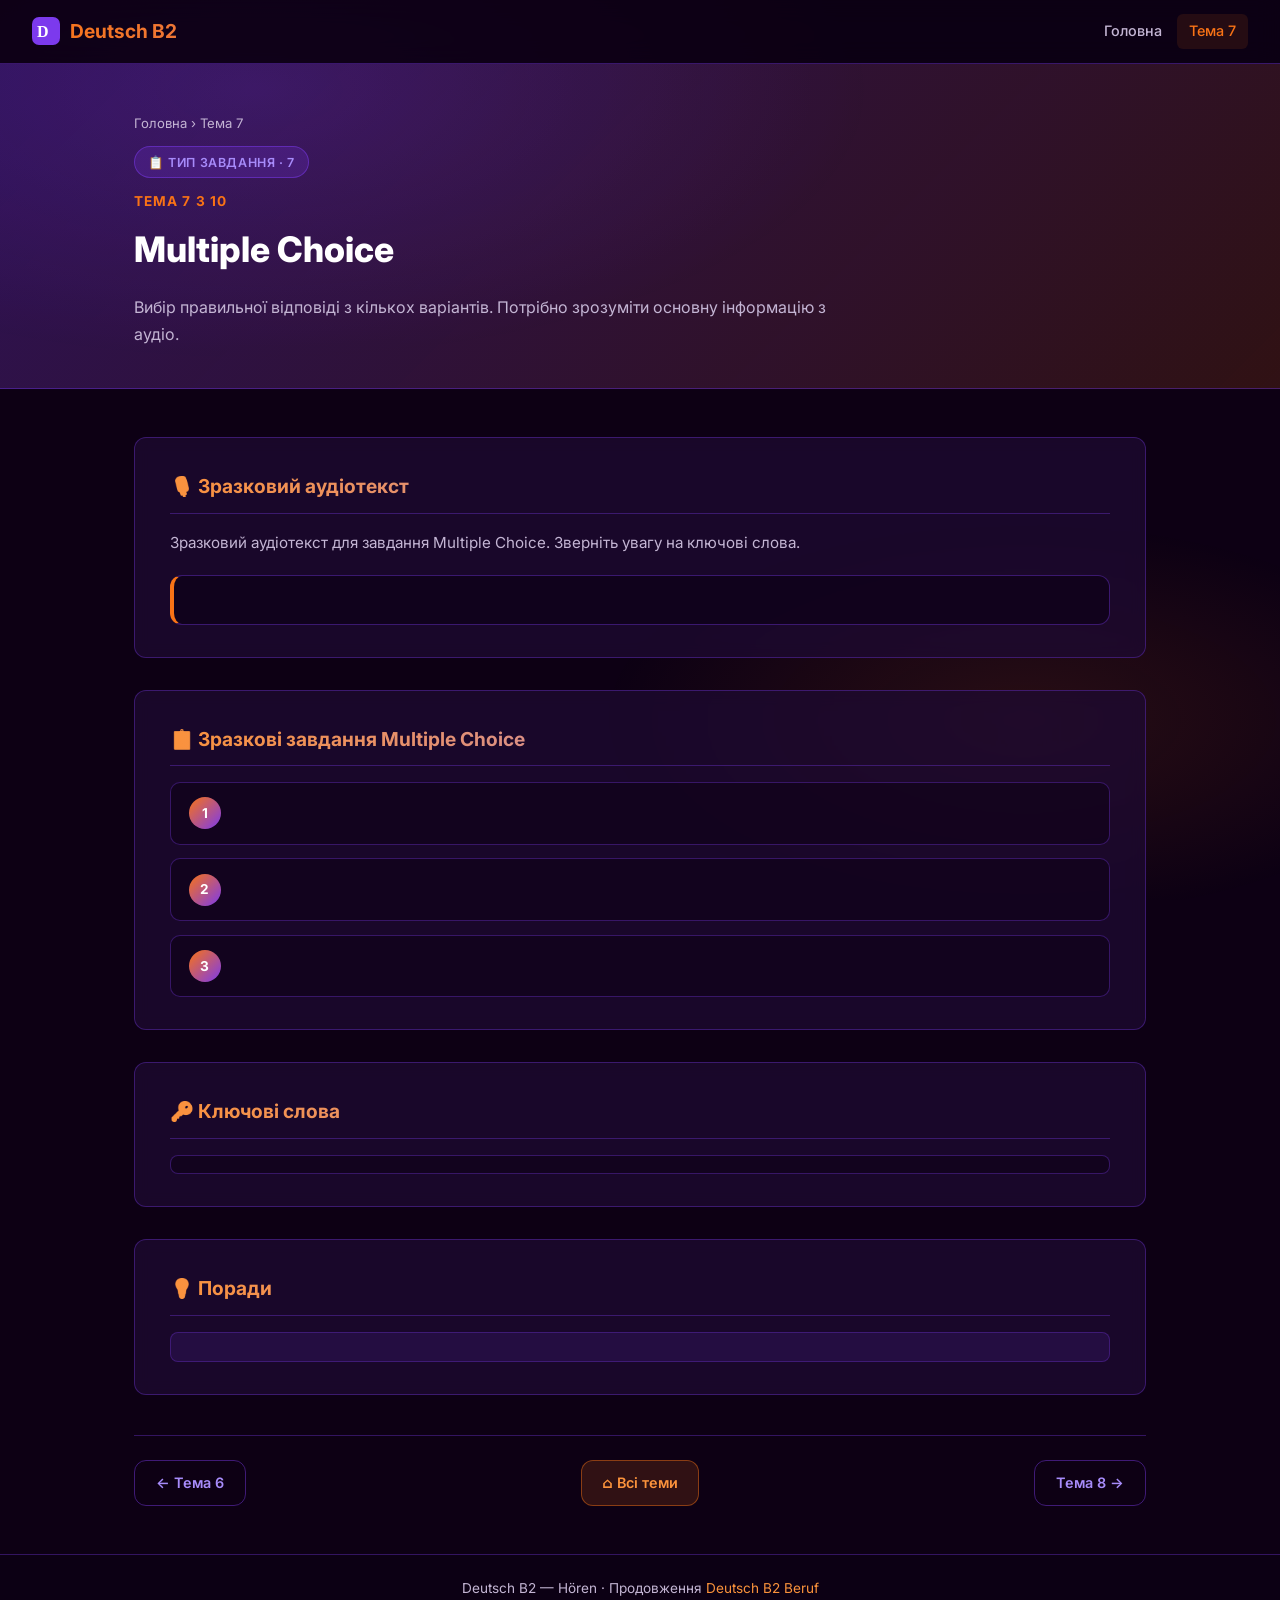
<file: thema7.html>
<!DOCTYPE html>
<html lang="uk">
<head>
  <meta charset="UTF-8" />
  <meta name="viewport" content="width=device-width, initial-scale=1.0" />
  <title>Тема 7 – Multiple Choice | Deutsch B2 Hören</title>
  <link rel="preconnect" href="https://fonts.googleapis.com">
  <link rel="preconnect" href="https://fonts.gstatic.com" crossorigin>
  <link href="https://fonts.googleapis.com/css2?family=Inter:wght@400;500;600;700;800&display=swap" rel="stylesheet">
  <link rel="stylesheet" href="style.css" />
</head>
<body>

  <header class="site-header">
    <a class="logo" href="index.html">
      <svg width="28" height="28" viewBox="0 0 28 28" fill="none"><rect width="28" height="28" rx="7" fill="#7c3aed"/><text x="5" y="20" font-family="serif" font-size="16" font-weight="700" fill="white">D</text></svg>
      Deutsch B2
    </a>
    <nav>
      <a href="index.html">Головна</a>
      <a href="thema7.html" class="active">Тема 7</a>
    </nav>
  </header>

  <section class="topic-hero">
    <div class="hero-inner">
      <p class="breadcrumb"><a href="index.html">Головна</a> › Тема 7</p>
      <span class="topic-type-badge">📋 Тип завдання · 7</span>
      <p class="topic-number">Тема 7 з 10</p>
      <h1>Multiple Choice</h1>
      <p class="topic-desc">Вибір правильної відповіді з кількох варіантів. Потрібно зрозуміти основну інформацію з аудіо.</p>
    </div>
  </section>

  <main>
    <div class="topic-content">

      <div class="content-card">
        <h2>🎙️ Зразковий аудіотекст</h2>
        <p class="card-intro">Зразковий аудіотекст для завдання Multiple Choice. Зверніть увагу на ключові слова.</p>
        <div class="example-block">
          <p><!-- Контент буде додано --></p>
        </div>
      </div>

      <div class="content-card">
        <h2>📋 Зразкові завдання Multiple Choice</h2>
        <div class="structure-steps">
          <div class="structure-step">
            <div class="step-num">1</div>
            <div class="step-body">
              <strong><!-- Запитання 1 --></strong>
              <p><!-- Варіанти A / B / C будуть додані --></p>
            </div>
          </div>
          <div class="structure-step">
            <div class="step-num">2</div>
            <div class="step-body">
              <strong><!-- Запитання 2 --></strong>
              <p><!-- Варіанти A / B / C будуть додані --></p>
            </div>
          </div>
          <div class="structure-step">
            <div class="step-num">3</div>
            <div class="step-body">
              <strong><!-- Запитання 3 --></strong>
              <p><!-- Варіанти A / B / C будуть додані --></p>
            </div>
          </div>
        </div>
      </div>

      <div class="content-card">
        <h2>🔑 Ключові слова</h2>
        <ul class="vocab-list">
          <li><!-- Слова та вирази будуть додані --></li>
        </ul>
      </div>

      <div class="content-card">
        <h2>💡 Поради</h2>
        <div class="tip-box">
          <p><!-- Поради будуть додані --></p>
        </div>
      </div>

    </div>

    <nav class="topic-nav">
      <a href="thema6.html">← Тема 6</a>
      <a href="index.html" class="back-home">⌂ Всі теми</a>
      <a href="thema8.html">Тема 8 →</a>
    </nav>
  </main>

  <footer class="site-footer">
    <p>Deutsch B2 — Hören · Продовження <a href="https://developer3421.github.io/german-b2-step-further-4/" target="_blank" rel="noopener">Deutsch B2 Beruf</a></p>
  </footer>

</body>
</html>
</file>
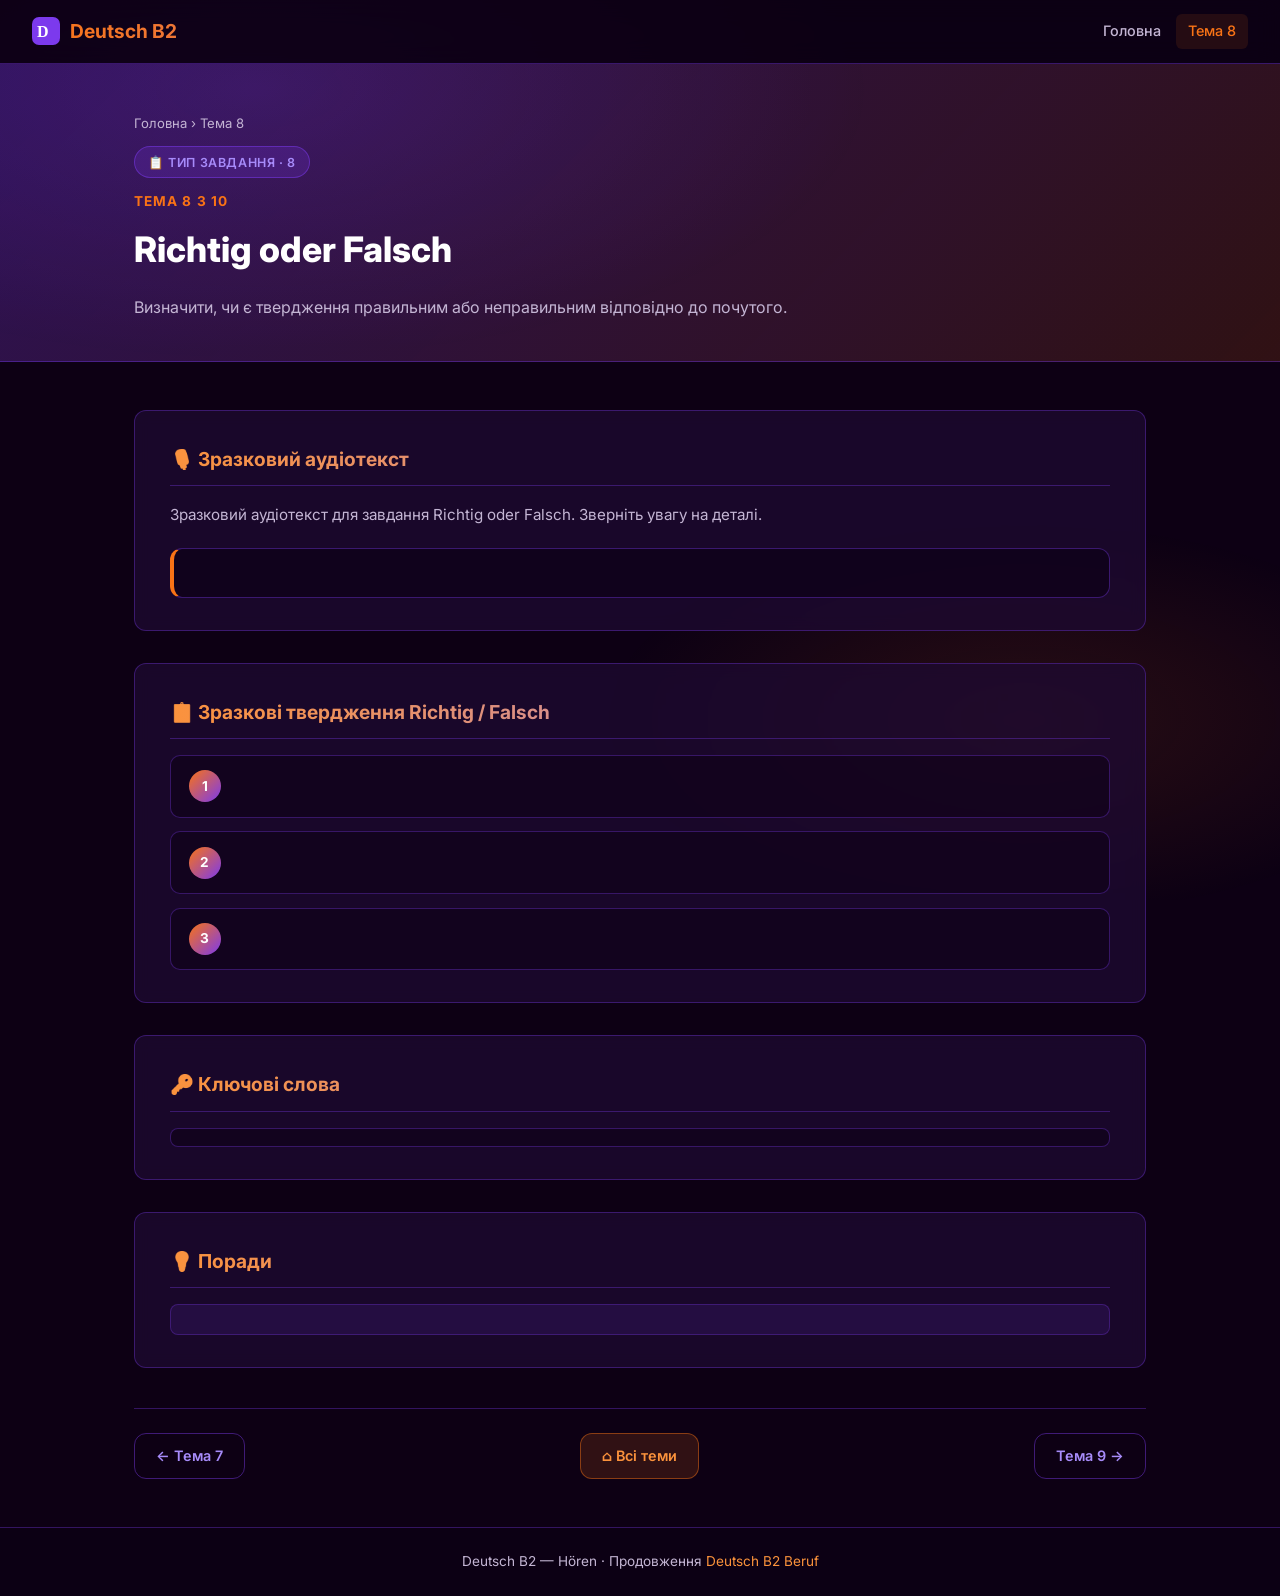
<file: thema8.html>
<!DOCTYPE html>
<html lang="uk">
<head>
  <meta charset="UTF-8" />
  <meta name="viewport" content="width=device-width, initial-scale=1.0" />
  <title>Тема 8 – Richtig oder Falsch | Deutsch B2 Hören</title>
  <link rel="preconnect" href="https://fonts.googleapis.com">
  <link rel="preconnect" href="https://fonts.gstatic.com" crossorigin>
  <link href="https://fonts.googleapis.com/css2?family=Inter:wght@400;500;600;700;800&display=swap" rel="stylesheet">
  <link rel="stylesheet" href="style.css" />
</head>
<body>

  <header class="site-header">
    <a class="logo" href="index.html">
      <svg width="28" height="28" viewBox="0 0 28 28" fill="none"><rect width="28" height="28" rx="7" fill="#7c3aed"/><text x="5" y="20" font-family="serif" font-size="16" font-weight="700" fill="white">D</text></svg>
      Deutsch B2
    </a>
    <nav>
      <a href="index.html">Головна</a>
      <a href="thema8.html" class="active">Тема 8</a>
    </nav>
  </header>

  <section class="topic-hero">
    <div class="hero-inner">
      <p class="breadcrumb"><a href="index.html">Головна</a> › Тема 8</p>
      <span class="topic-type-badge">📋 Тип завдання · 8</span>
      <p class="topic-number">Тема 8 з 10</p>
      <h1>Richtig oder Falsch</h1>
      <p class="topic-desc">Визначити, чи є твердження правильним або неправильним відповідно до почутого.</p>
    </div>
  </section>

  <main>
    <div class="topic-content">

      <div class="content-card">
        <h2>🎙️ Зразковий аудіотекст</h2>
        <p class="card-intro">Зразковий аудіотекст для завдання Richtig oder Falsch. Зверніть увагу на деталі.</p>
        <div class="example-block">
          <p><!-- Контент буде додано --></p>
        </div>
      </div>

      <div class="content-card">
        <h2>📋 Зразкові твердження Richtig / Falsch</h2>
        <div class="structure-steps">
          <div class="structure-step">
            <div class="step-num">1</div>
            <div class="step-body">
              <strong><!-- Твердження 1 --></strong>
              <p><!-- Richtig / Falsch — відповідь буде додана --></p>
            </div>
          </div>
          <div class="structure-step">
            <div class="step-num">2</div>
            <div class="step-body">
              <strong><!-- Твердження 2 --></strong>
              <p><!-- Richtig / Falsch — відповідь буде додана --></p>
            </div>
          </div>
          <div class="structure-step">
            <div class="step-num">3</div>
            <div class="step-body">
              <strong><!-- Твердження 3 --></strong>
              <p><!-- Richtig / Falsch — відповідь буде додана --></p>
            </div>
          </div>
        </div>
      </div>

      <div class="content-card">
        <h2>🔑 Ключові слова</h2>
        <ul class="vocab-list">
          <li><!-- Слова та вирази будуть додані --></li>
        </ul>
      </div>

      <div class="content-card">
        <h2>💡 Поради</h2>
        <div class="tip-box">
          <p><!-- Поради будуть додані --></p>
        </div>
      </div>

    </div>

    <nav class="topic-nav">
      <a href="thema7.html">← Тема 7</a>
      <a href="index.html" class="back-home">⌂ Всі теми</a>
      <a href="thema9.html">Тема 9 →</a>
    </nav>
  </main>

  <footer class="site-footer">
    <p>Deutsch B2 — Hören · Продовження <a href="https://developer3421.github.io/german-b2-step-further-4/" target="_blank" rel="noopener">Deutsch B2 Beruf</a></p>
  </footer>

</body>
</html>
</file>
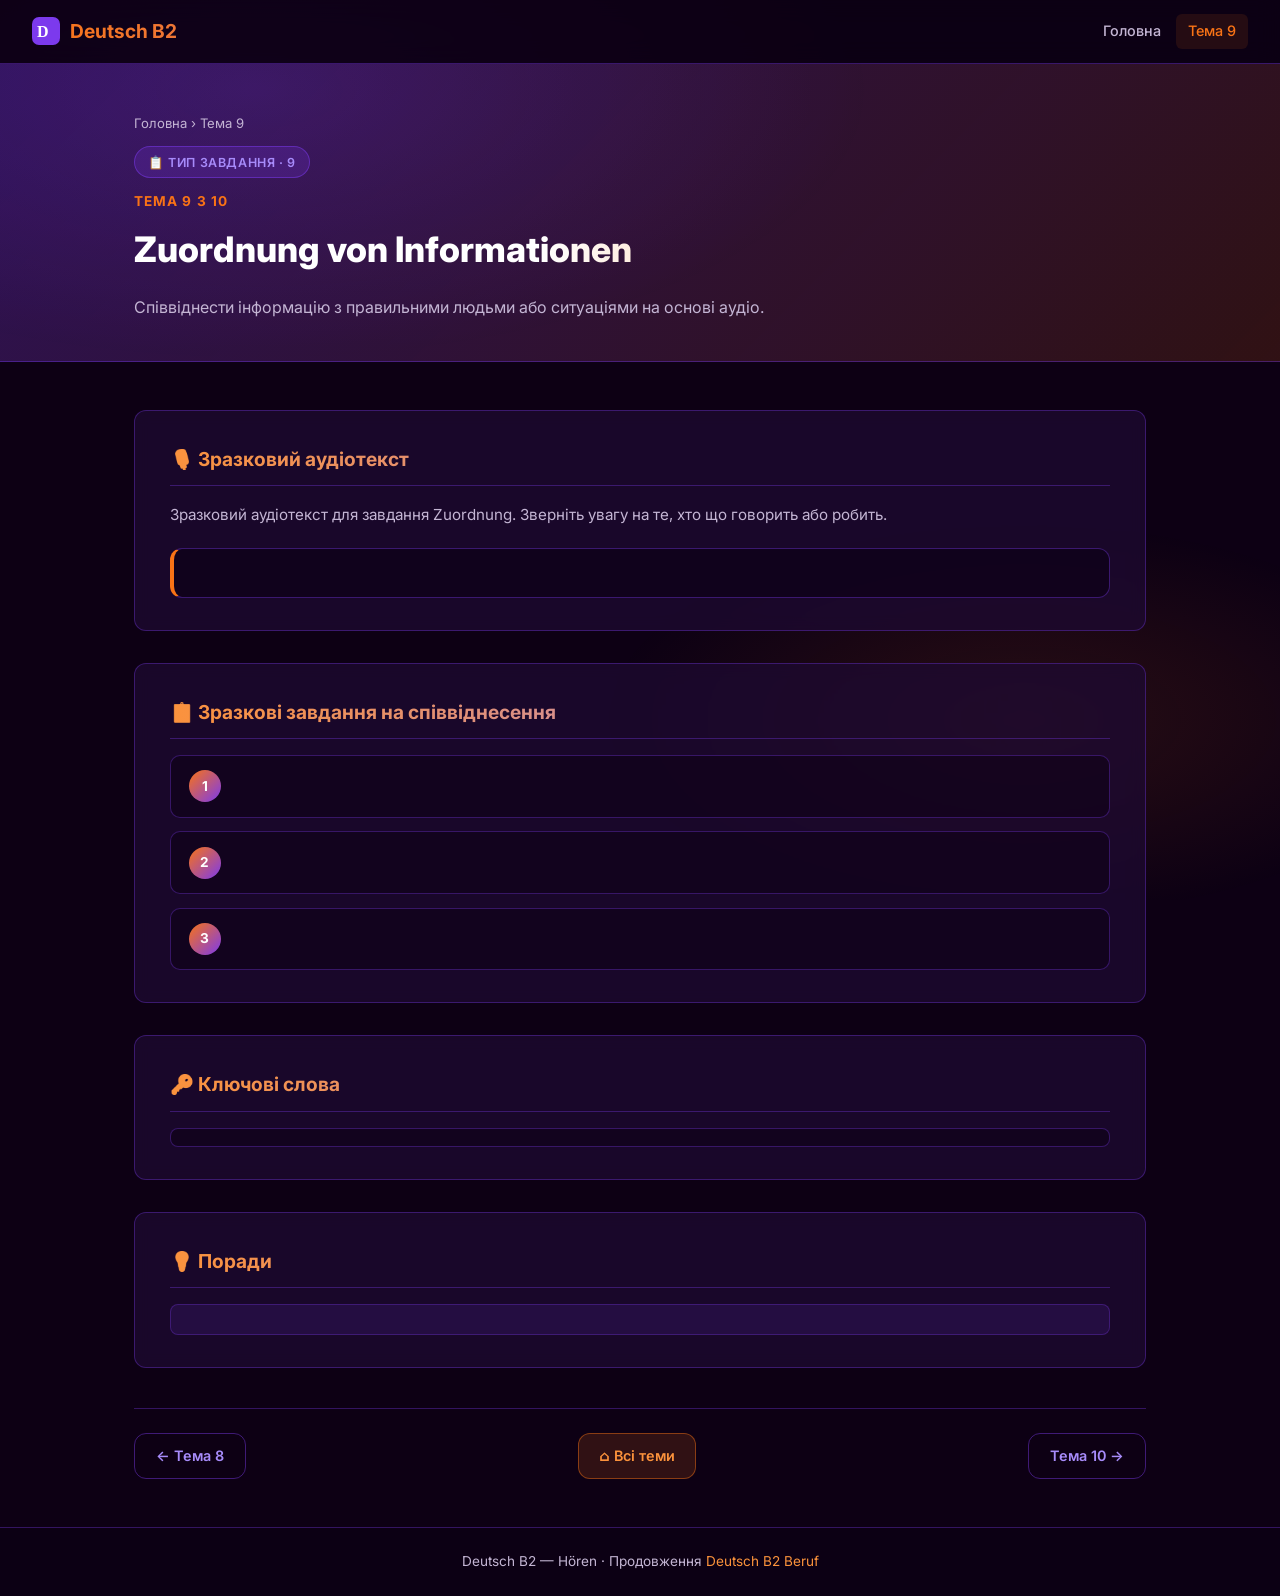
<file: thema9.html>
<!DOCTYPE html>
<html lang="uk">
<head>
  <meta charset="UTF-8" />
  <meta name="viewport" content="width=device-width, initial-scale=1.0" />
  <title>Тема 9 – Zuordnung von Informationen | Deutsch B2 Hören</title>
  <link rel="preconnect" href="https://fonts.googleapis.com">
  <link rel="preconnect" href="https://fonts.gstatic.com" crossorigin>
  <link href="https://fonts.googleapis.com/css2?family=Inter:wght@400;500;600;700;800&display=swap" rel="stylesheet">
  <link rel="stylesheet" href="style.css" />
</head>
<body>

  <header class="site-header">
    <a class="logo" href="index.html">
      <svg width="28" height="28" viewBox="0 0 28 28" fill="none"><rect width="28" height="28" rx="7" fill="#7c3aed"/><text x="5" y="20" font-family="serif" font-size="16" font-weight="700" fill="white">D</text></svg>
      Deutsch B2
    </a>
    <nav>
      <a href="index.html">Головна</a>
      <a href="thema9.html" class="active">Тема 9</a>
    </nav>
  </header>

  <section class="topic-hero">
    <div class="hero-inner">
      <p class="breadcrumb"><a href="index.html">Головна</a> › Тема 9</p>
      <span class="topic-type-badge">📋 Тип завдання · 9</span>
      <p class="topic-number">Тема 9 з 10</p>
      <h1>Zuordnung von Informationen</h1>
      <p class="topic-desc">Співвіднести інформацію з правильними людьми або ситуаціями на основі аудіо.</p>
    </div>
  </section>

  <main>
    <div class="topic-content">

      <div class="content-card">
        <h2>🎙️ Зразковий аудіотекст</h2>
        <p class="card-intro">Зразковий аудіотекст для завдання Zuordnung. Зверніть увагу на те, хто що говорить або робить.</p>
        <div class="example-block">
          <p><!-- Контент буде додано --></p>
        </div>
      </div>

      <div class="content-card">
        <h2>📋 Зразкові завдання на співвіднесення</h2>
        <div class="structure-steps">
          <div class="structure-step">
            <div class="step-num">1</div>
            <div class="step-body">
              <strong><!-- Особа або ситуація 1 --></strong>
              <p><!-- Інформація для співвіднесення буде додана --></p>
            </div>
          </div>
          <div class="structure-step">
            <div class="step-num">2</div>
            <div class="step-body">
              <strong><!-- Особа або ситуація 2 --></strong>
              <p><!-- Інформація для співвіднесення буде додана --></p>
            </div>
          </div>
          <div class="structure-step">
            <div class="step-num">3</div>
            <div class="step-body">
              <strong><!-- Особа або ситуація 3 --></strong>
              <p><!-- Інформація для співвіднесення буде додана --></p>
            </div>
          </div>
        </div>
      </div>

      <div class="content-card">
        <h2>🔑 Ключові слова</h2>
        <ul class="vocab-list">
          <li><!-- Слова та вирази будуть додані --></li>
        </ul>
      </div>

      <div class="content-card">
        <h2>💡 Поради</h2>
        <div class="tip-box">
          <p><!-- Поради будуть додані --></p>
        </div>
      </div>

    </div>

    <nav class="topic-nav">
      <a href="thema8.html">← Тема 8</a>
      <a href="index.html" class="back-home">⌂ Всі теми</a>
      <a href="thema10.html">Тема 10 →</a>
    </nav>
  </main>

  <footer class="site-footer">
    <p>Deutsch B2 — Hören · Продовження <a href="https://developer3421.github.io/german-b2-step-further-4/" target="_blank" rel="noopener">Deutsch B2 Beruf</a></p>
  </footer>

</body>
</html>
</file>
<file: style.css>
/* ========================================================
   Deutsch B2 – Hören: gemeinsames Stylesheet
   Dark purple/orange theme mirroring german-b2-step-further-4
   ======================================================== */

*, *::before, *::after {
  box-sizing: border-box;
  margin: 0;
  padding: 0;
}

:root {
  --orange:        #f97316;
  --orange-light:  #fb923c;
  --purple:        #7c3aed;
  --purple-light:  #a78bfa;
  --bg:            #0d0014;
  --text:          #f1f5f9;
  --text-muted:    #c4b5d4;
  --card-bg:       rgba(30, 10, 50, 0.75);
  --border:        rgba(124, 58, 237, 0.35);
  --radius:        12px;
  --shadow:        0 4px 24px rgba(0, 0, 0, 0.5);
  --transition:    .25s ease;
}

/* ---------- Base ---------- */
html { scroll-behavior: smooth; }

body {
  font-family: 'Inter', 'Segoe UI', system-ui, sans-serif;
  background: var(--bg);
  color: var(--text);
  line-height: 1.7;
  min-height: 100vh;
  display: flex;
  flex-direction: column;
  position: relative;
  overflow-x: hidden;
}

/* Animated gradient background */
body::before {
  content: '';
  position: fixed;
  inset: 0;
  background:
    radial-gradient(ellipse 80% 50% at 20% 10%, rgba(124,58,237,0.18) 0%, transparent 60%),
    radial-gradient(ellipse 60% 40% at 80% 80%, rgba(249,115,22,0.12) 0%, transparent 55%);
  pointer-events: none;
  z-index: 0;
  animation: bgPulse 10s ease-in-out infinite alternate;
}

@keyframes bgPulse {
  0%   { opacity: 0.7; }
  100% { opacity: 1;   }
}

body > * { position: relative; z-index: 1; }

a { color: var(--orange-light); text-decoration: none; }
a:hover { text-decoration: underline; }

/* ---------- Site Header ---------- */
.site-header {
  position: sticky;
  top: 0;
  z-index: 100;
  background: rgba(13, 0, 20, 0.85);
  backdrop-filter: blur(12px);
  -webkit-backdrop-filter: blur(12px);
  border-bottom: 1px solid rgba(124, 58, 237, 0.4);
  padding: .85rem 2rem;
  display: flex;
  align-items: center;
  gap: 1rem;
}

.site-header .logo {
  display: flex;
  align-items: center;
  gap: .6rem;
  font-size: 1.2rem;
  font-weight: 700;
  flex: 1;
  background: linear-gradient(90deg, var(--orange), var(--purple-light));
  -webkit-background-clip: text;
  -webkit-text-fill-color: transparent;
  background-clip: text;
  text-decoration: none;
}

.site-header .logo:hover { text-decoration: none; }

.site-header nav {
  display: flex;
  align-items: center;
  gap: .2rem;
}

.site-header nav a {
  color: var(--text-muted);
  font-size: .9rem;
  font-weight: 500;
  padding: .35rem .75rem;
  border-radius: 6px;
  transition: color var(--transition), background var(--transition);
  text-decoration: none;
}

.site-header nav a:hover,
.site-header nav a.active {
  color: var(--orange);
  background: rgba(249,115,22,0.1);
  text-decoration: none;
}

/* ---------- Hero (index page) ---------- */
.hero {
  background: linear-gradient(135deg, rgba(124,58,237,0.25) 0%, rgba(249,115,22,0.12) 100%);
  border-bottom: 1px solid var(--border);
  padding: 5rem 2rem 4rem;
  text-align: center;
}

.hero .badge {
  display: inline-block;
  background: rgba(249,115,22,0.15);
  border: 1px solid rgba(249,115,22,0.4);
  color: var(--orange-light);
  font-size: .8rem;
  font-weight: 600;
  letter-spacing: .05em;
  padding: .3rem .9rem;
  border-radius: 999px;
  margin-bottom: 1.2rem;
  text-transform: uppercase;
}

.hero h1 {
  font-size: clamp(1.7rem, 4vw, 2.8rem);
  font-weight: 800;
  margin-bottom: .9rem;
  background: linear-gradient(90deg, #fff 30%, var(--orange-light) 70%, var(--purple-light) 100%);
  -webkit-background-clip: text;
  -webkit-text-fill-color: transparent;
  background-clip: text;
  line-height: 1.25;
}

.hero > .hero-inner > p,
.hero > p {
  font-size: 1.05rem;
  max-width: 680px;
  margin: 0 auto .5rem;
  color: var(--text-muted);
}

.hero-meta {
  margin-top: 1.4rem;
  font-size: .9rem;
  color: var(--text-muted);
  display: flex;
  justify-content: center;
  flex-wrap: wrap;
  gap: 1.2rem;
}

.hero-meta span {
  display: flex;
  align-items: center;
  gap: .35rem;
}

/* ---------- Hero inner container ---------- */
.hero-inner {
  max-width: 1060px;
  margin: 0 auto;
  padding: 0 1.5rem;
}

/* ---------- Main content wrapper ---------- */
main {
  flex: 1;
  width: 100%;
  max-width: 1060px;
  margin: 0 auto;
  padding: 2.5rem 1.5rem 3rem;
}

/* ---------- Section intro ---------- */
.section-intro {
  background: var(--card-bg);
  border: 1px solid var(--border);
  border-left: 4px solid var(--purple);
  border-radius: var(--radius);
  padding: 1.5rem 2rem;
  margin-bottom: 2.5rem;
  backdrop-filter: blur(8px);
}

.section-intro h2 {
  font-size: 1.25rem;
  font-weight: 700;
  margin-bottom: .6rem;
  background: linear-gradient(90deg, var(--orange), var(--purple-light));
  -webkit-background-clip: text;
  -webkit-text-fill-color: transparent;
  background-clip: text;
}

.section-intro p { color: var(--text-muted); }

/* ---------- Section heading ---------- */
.section-heading {
  font-size: 1.05rem;
  font-weight: 700;
  text-transform: uppercase;
  letter-spacing: .08em;
  color: var(--orange-light);
  margin-bottom: 1rem;
  padding-bottom: .4rem;
  border-bottom: 1px solid var(--border);
}

/* ---------- Topics grid (index) ---------- */
.topics-grid {
  display: grid;
  grid-template-columns: repeat(auto-fill, minmax(280px, 1fr));
  gap: 1.5rem;
  margin-bottom: 2.5rem;
}

.topic-card {
  background: var(--card-bg);
  border: 1px solid var(--border);
  border-radius: var(--radius);
  padding: 1.6rem 1.8rem;
  backdrop-filter: blur(8px);
  display: flex;
  flex-direction: column;
  gap: .75rem;
  transition: transform var(--transition), box-shadow var(--transition), border-color var(--transition);
  position: relative;
  overflow: hidden;
}

.topic-card::before {
  content: '';
  position: absolute;
  top: 0; left: 0;
  width: 4px; height: 100%;
  background: linear-gradient(180deg, var(--orange), var(--purple));
  border-radius: var(--radius) 0 0 var(--radius);
}

.topic-card:hover {
  transform: translateY(-4px);
  box-shadow: 0 8px 32px rgba(249,115,22,0.2);
  border-color: rgba(249,115,22,0.45);
}

.topic-card .number {
  font-size: 2rem;
  font-weight: 800;
  background: linear-gradient(90deg, var(--orange), var(--orange-light));
  -webkit-background-clip: text;
  -webkit-text-fill-color: transparent;
  background-clip: text;
  line-height: 1;
}

.topic-card h3 {
  font-size: 1.05rem;
  font-weight: 700;
  color: var(--text);
}

.topic-card .topic-subtitle {
  font-size: .8rem;
  color: var(--purple-light);
  font-style: italic;
  margin-top: -.3rem;
}

.topic-card p {
  font-size: .9rem;
  color: var(--text-muted);
  flex: 1;
  font-style: normal;
}

.topic-card .card-link {
  display: inline-flex;
  align-items: center;
  gap: .4rem;
  font-size: .88rem;
  font-weight: 600;
  color: var(--orange-light);
  transition: gap var(--transition), color var(--transition);
  text-decoration: none;
}

.topic-card .card-link::after { content: '→'; }

.topic-card:hover .card-link { gap: .7rem; color: var(--orange); }

/* ---------- Topic page hero ---------- */
.topic-hero {
  background: linear-gradient(135deg, rgba(124,58,237,0.3) 0%, rgba(249,115,22,0.15) 100%);
  border-bottom: 1px solid var(--border);
  padding: 3rem 2rem 2.5rem;
}

.topic-hero .breadcrumb {
  font-size: .82rem;
  color: var(--text-muted);
  margin-bottom: .75rem;
}

.topic-hero .breadcrumb a {
  color: var(--text-muted);
  transition: color var(--transition);
}

.topic-hero .breadcrumb a:hover { color: var(--orange-light); text-decoration: none; }

.topic-hero .topic-number {
  font-size: .85rem;
  font-weight: 700;
  text-transform: uppercase;
  letter-spacing: .08em;
  color: var(--orange);
  margin-bottom: .4rem;
}

.topic-hero h1 {
  font-size: clamp(1.4rem, 3.5vw, 2.2rem);
  font-weight: 800;
  margin-bottom: .9rem;
  background: linear-gradient(90deg, #fff 40%, var(--orange-light) 100%);
  -webkit-background-clip: text;
  -webkit-text-fill-color: transparent;
  background-clip: text;
}

.topic-hero .topic-desc {
  font-size: 1rem;
  max-width: 700px;
  color: var(--text-muted);
}

.topic-hero .topic-type-badge {
  display: inline-block;
  background: rgba(124,58,237,0.2);
  border: 1px solid rgba(124,58,237,0.5);
  color: var(--purple-light);
  font-size: .78rem;
  font-weight: 600;
  letter-spacing: .05em;
  padding: .28rem .8rem;
  border-radius: 999px;
  text-transform: uppercase;
  margin-bottom: .75rem;
}

/* ---------- Content area (topic pages) ---------- */
.topic-content {
  display: grid;
  gap: 2rem;
  margin-top: .5rem;
}

.content-card {
  background: var(--card-bg);
  border: 1px solid var(--border);
  border-radius: var(--radius);
  padding: 2rem 2.2rem;
  backdrop-filter: blur(8px);
  transition: border-color var(--transition);
}

.content-card:hover {
  border-color: rgba(124,58,237,0.6);
}

.content-card h2 {
  font-size: 1.2rem;
  font-weight: 700;
  margin-bottom: 1rem;
  padding-bottom: .6rem;
  border-bottom: 1px solid var(--border);
  background: linear-gradient(90deg, var(--orange-light), var(--purple-light));
  -webkit-background-clip: text;
  -webkit-text-fill-color: transparent;
  background-clip: text;
}

.content-card .card-intro {
  color: var(--text-muted);
  font-size: .95rem;
  margin-bottom: 1.2rem;
}

/* ---------- Example block (German text) ---------- */
.example-block {
  background: rgba(13,0,20,0.6);
  border: 1px solid rgba(124,58,237,0.4);
  border-left: 4px solid var(--orange);
  border-radius: var(--radius);
  padding: 1.5rem 1.8rem;
  display: flex;
  flex-direction: column;
  gap: .85rem;
}

.example-block p {
  color: var(--text);
  font-size: .97rem;
  line-height: 1.8;
  font-style: normal;
}

/* ---------- Structure steps ---------- */
.structure-steps {
  display: flex;
  flex-direction: column;
  gap: .85rem;
}

.structure-step {
  display: flex;
  gap: 1rem;
  align-items: flex-start;
  background: rgba(13,0,20,0.5);
  border: 1px solid var(--border);
  border-radius: 10px;
  padding: .9rem 1.1rem;
}

.structure-step .step-num {
  min-width: 2rem;
  height: 2rem;
  display: flex;
  align-items: center;
  justify-content: center;
  background: linear-gradient(135deg, var(--orange), var(--purple));
  border-radius: 50%;
  font-size: .85rem;
  font-weight: 700;
  color: #fff;
  flex-shrink: 0;
}

.structure-step .step-body strong {
  display: block;
  color: var(--orange-light);
  font-size: .95rem;
  margin-bottom: .2rem;
}

.structure-step .step-body p {
  color: var(--text-muted);
  font-size: .88rem;
}

/* ---------- Vocab list ---------- */
.vocab-list {
  list-style: none;
  display: flex;
  flex-direction: column;
  gap: .7rem;
}

.vocab-list li {
  padding: .55rem .9rem;
  background: rgba(13,0,20,0.5);
  border: 1px solid var(--border);
  border-radius: 8px;
  font-size: .93rem;
  line-height: 1.5;
}

.vocab-list .de-phrase {
  color: var(--orange-light);
  font-weight: 600;
}

.vocab-list .uk-trans {
  color: var(--text-muted);
}

/* ---------- Tip box ---------- */
.tip-box {
  background: rgba(124,58,237,0.12);
  border: 1px solid rgba(124,58,237,0.3);
  border-radius: 8px;
  padding: .9rem 1.2rem;
  margin-bottom: .8rem;
}

.tip-box p {
  color: var(--text);
  font-size: .93rem;
  font-style: normal;
}

.tip-box:last-child { margin-bottom: 0; }

/* ---------- Badge ---------- */
.badge {
  display: inline-block;
  background: rgba(249,115,22,0.15);
  border: 1px solid rgba(249,115,22,0.4);
  color: var(--orange-light);
  font-size: .78rem;
  font-weight: 600;
  letter-spacing: .05em;
  padding: .28rem .8rem;
  border-radius: 999px;
  text-transform: uppercase;
}

/* ---------- Navigation between topics ---------- */
.topic-nav {
  display: flex;
  justify-content: space-between;
  align-items: center;
  flex-wrap: wrap;
  gap: 1rem;
  margin-top: 2.5rem;
  padding-top: 1.5rem;
  border-top: 1px solid var(--border);
}

.topic-nav a {
  display: inline-flex;
  align-items: center;
  gap: .5rem;
  padding: .6rem 1.3rem;
  border: 1px solid rgba(124,58,237,0.45);
  border-radius: var(--radius);
  color: var(--purple-light);
  font-weight: 600;
  font-size: .9rem;
  transition: background var(--transition), color var(--transition), border-color var(--transition);
  text-decoration: none;
}

.topic-nav a:hover {
  background: rgba(124,58,237,0.2);
  color: #fff;
  border-color: var(--purple-light);
  text-decoration: none;
}

.topic-nav .back-home {
  background: rgba(249,115,22,0.15);
  border-color: rgba(249,115,22,0.45);
  color: var(--orange-light);
}

.topic-nav .back-home:hover {
  background: rgba(249,115,22,0.3);
  border-color: var(--orange);
  color: var(--orange);
}

/* ---------- Site Footer ---------- */
.site-footer {
  background: rgba(13, 0, 20, 0.6);
  border-top: 1px solid var(--border);
  color: var(--text-muted);
  text-align: center;
  padding: 1.4rem 2rem;
  font-size: .85rem;
}

.site-footer a { color: var(--orange-light); }
.site-footer a:hover { color: var(--orange); }

/* ---------- Responsive ---------- */
@media (max-width: 600px) {
  .site-header { flex-direction: column; align-items: flex-start; gap: .6rem; }
  .site-header nav { flex-wrap: wrap; gap: .2rem; }
  .hero, .topic-hero { padding: 2.5rem 1rem 2rem; }
  main { padding: 1.5rem 1rem 2rem; }
  .content-card { padding: 1.4rem 1.2rem; }
  .example-block { padding: 1.1rem 1.1rem; }
  .topic-nav { flex-direction: column; align-items: stretch; }
  .topic-nav a { text-align: center; justify-content: center; }
  .hero-meta { flex-direction: column; align-items: center; gap: .5rem; }
}
</file>
